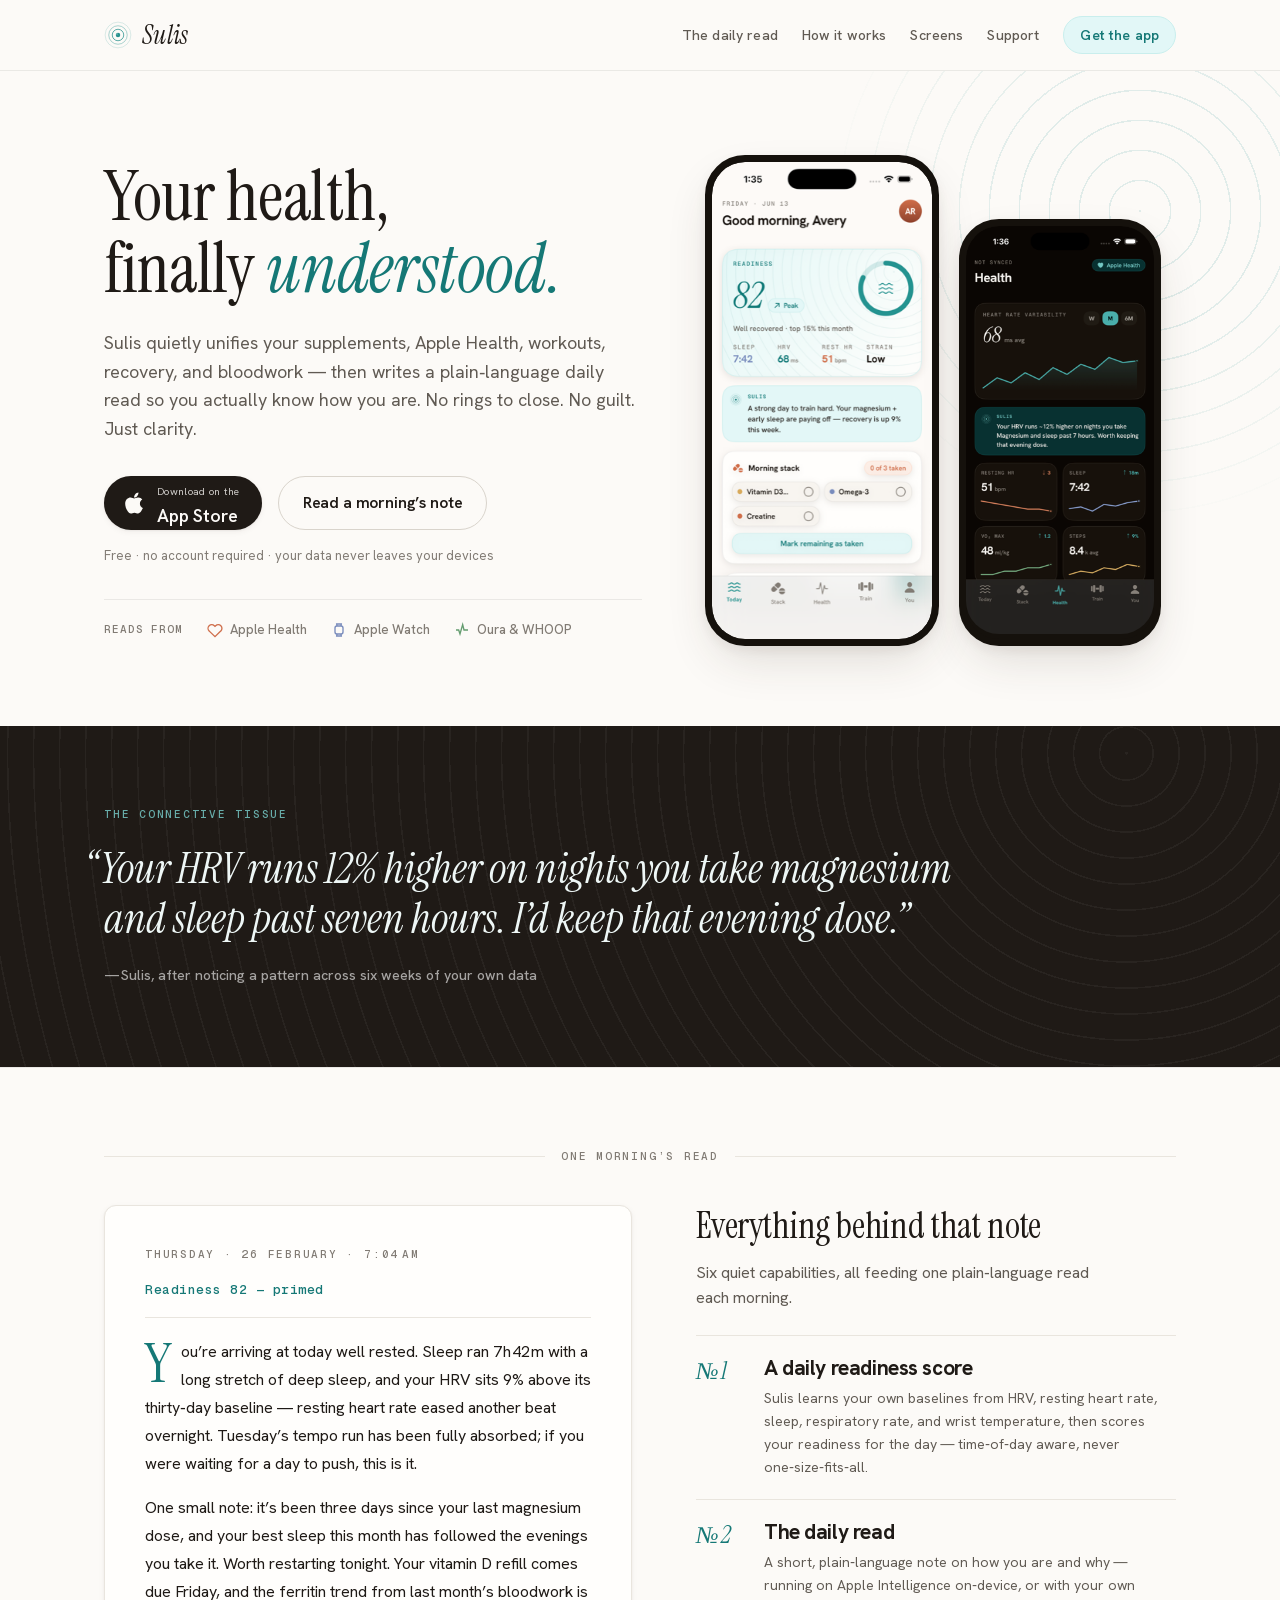
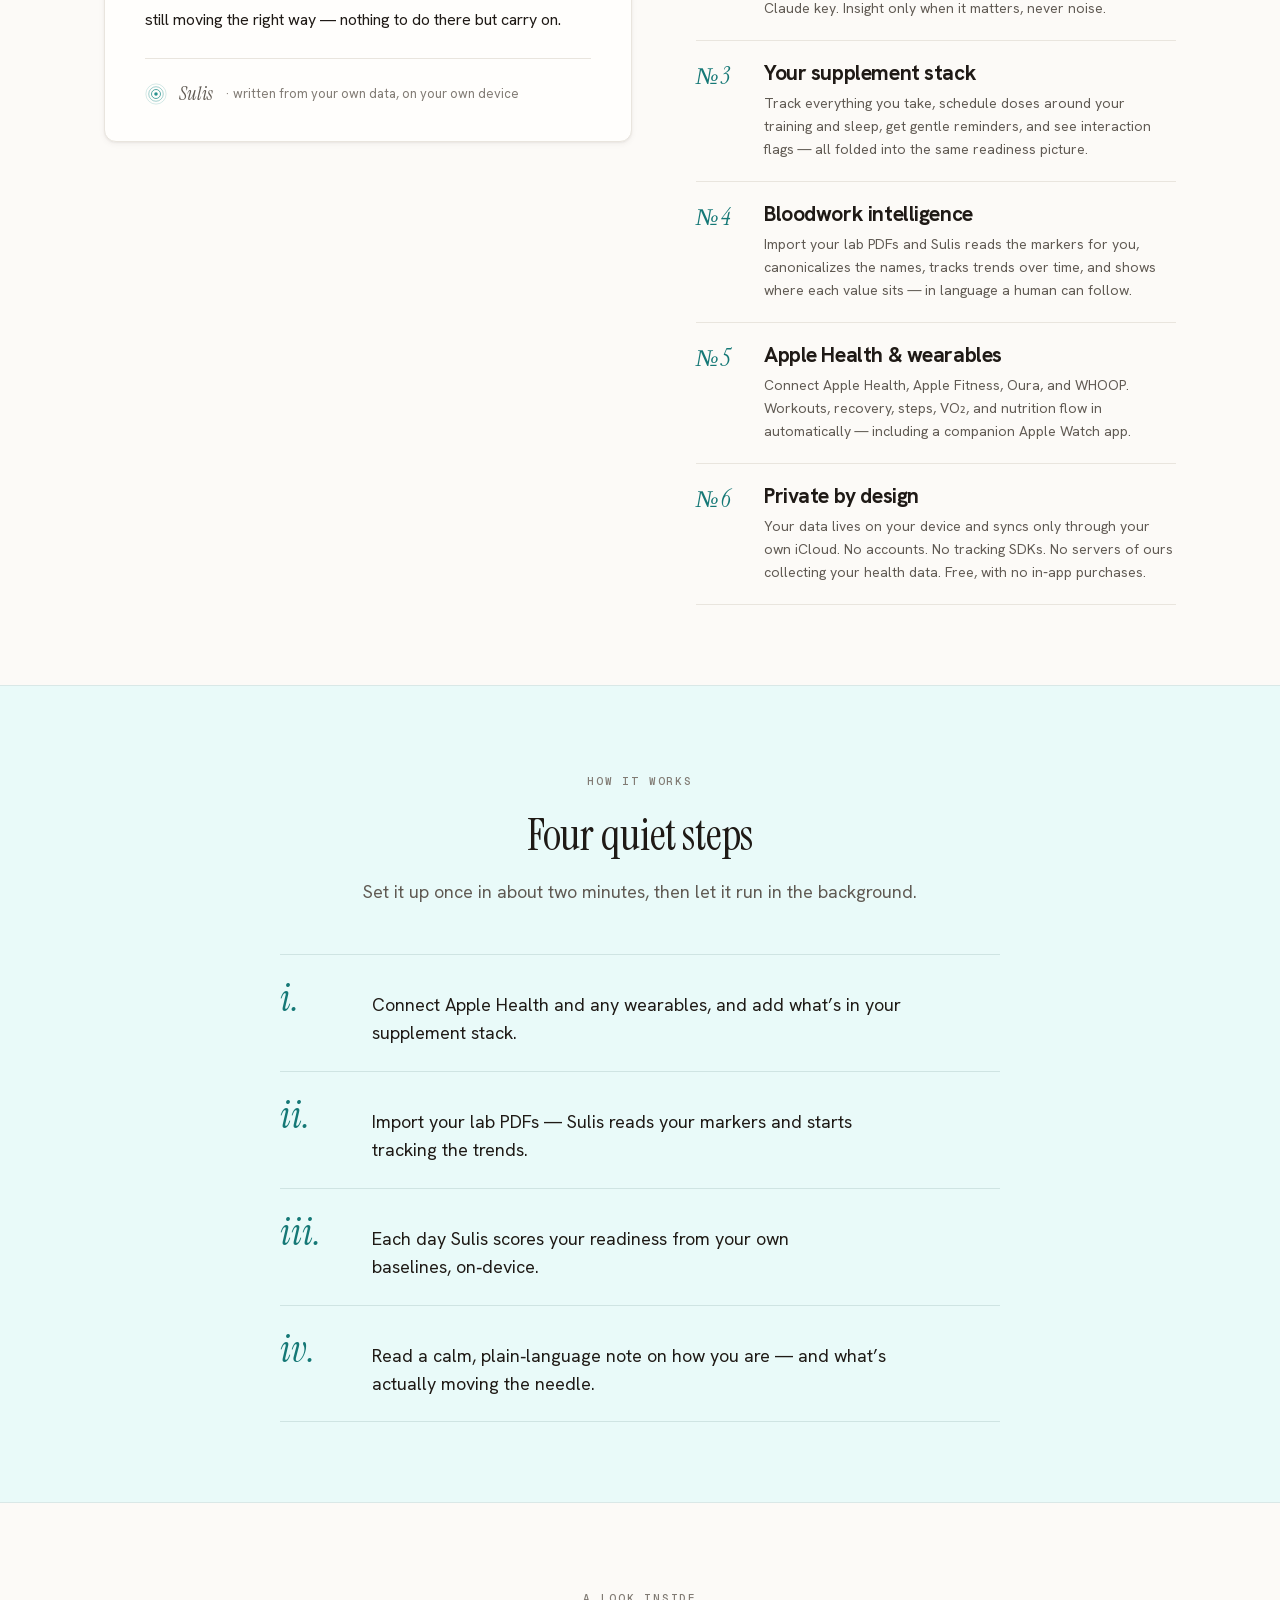
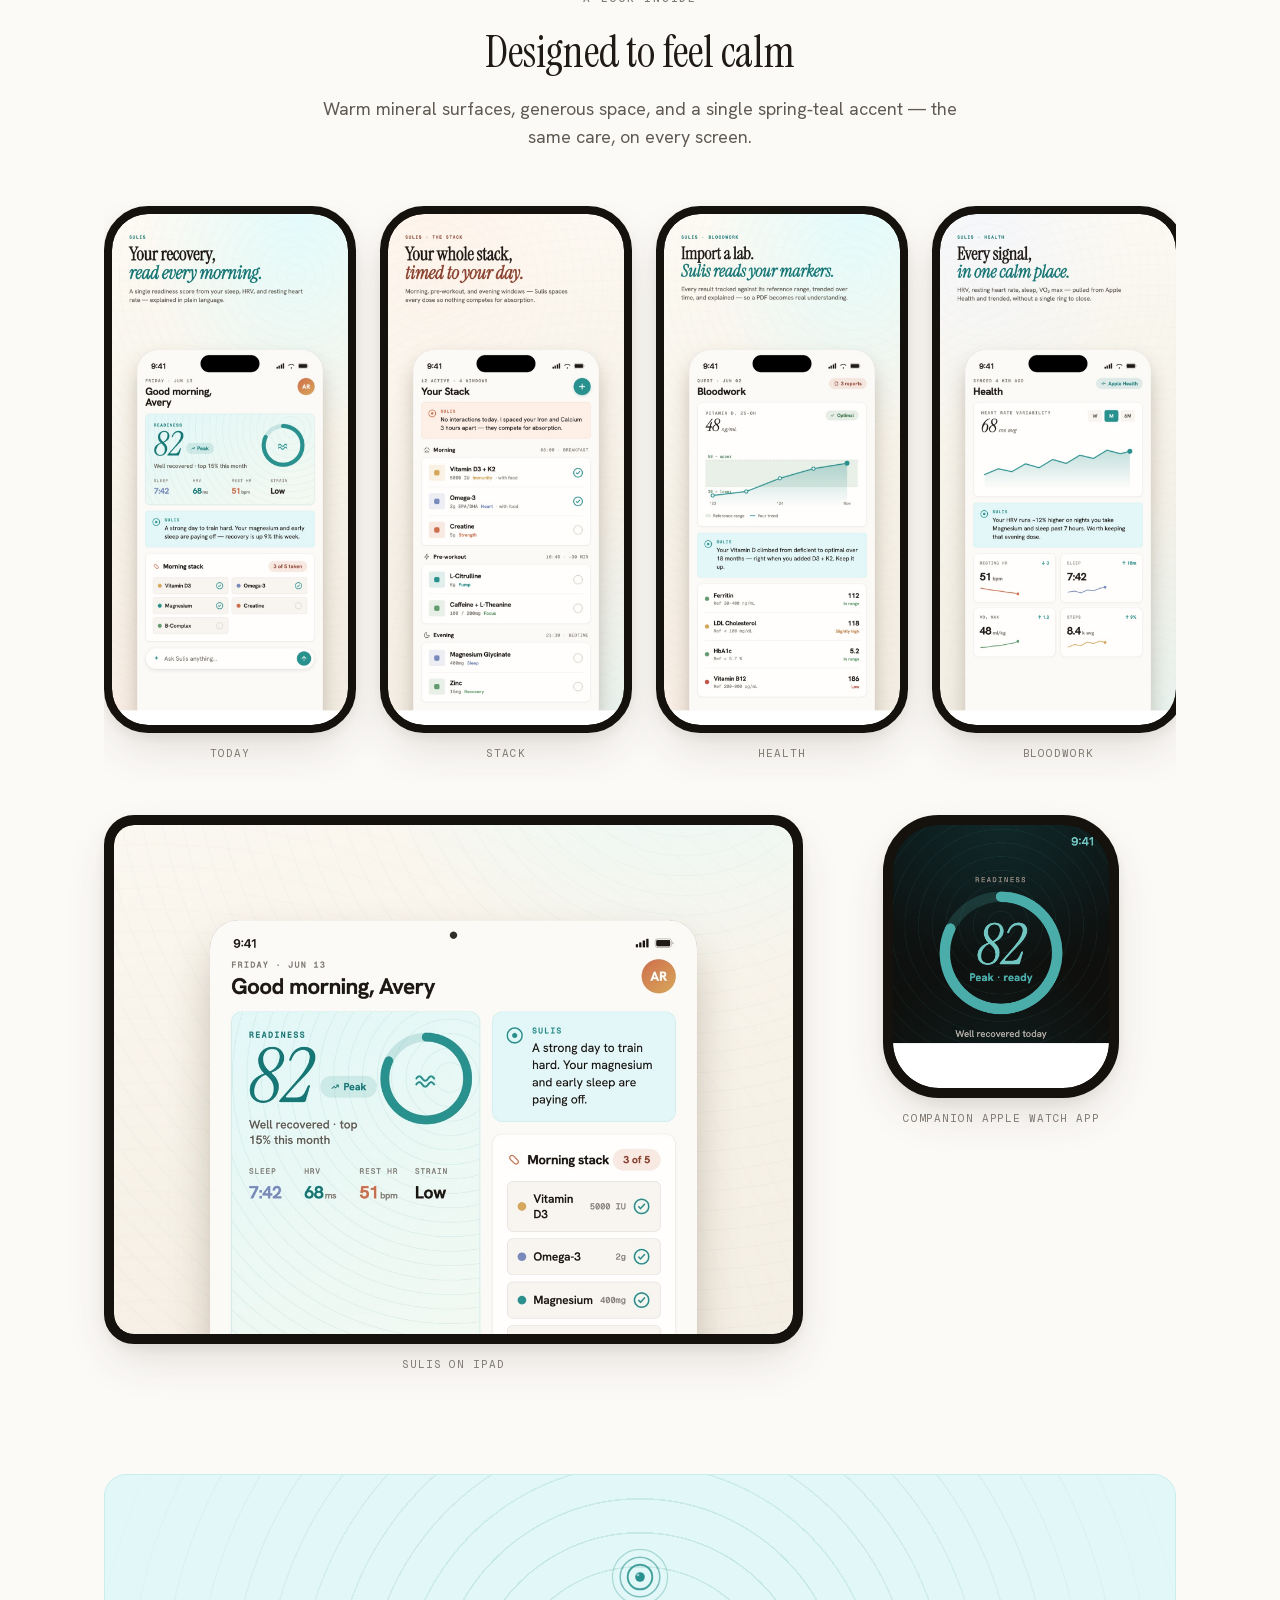
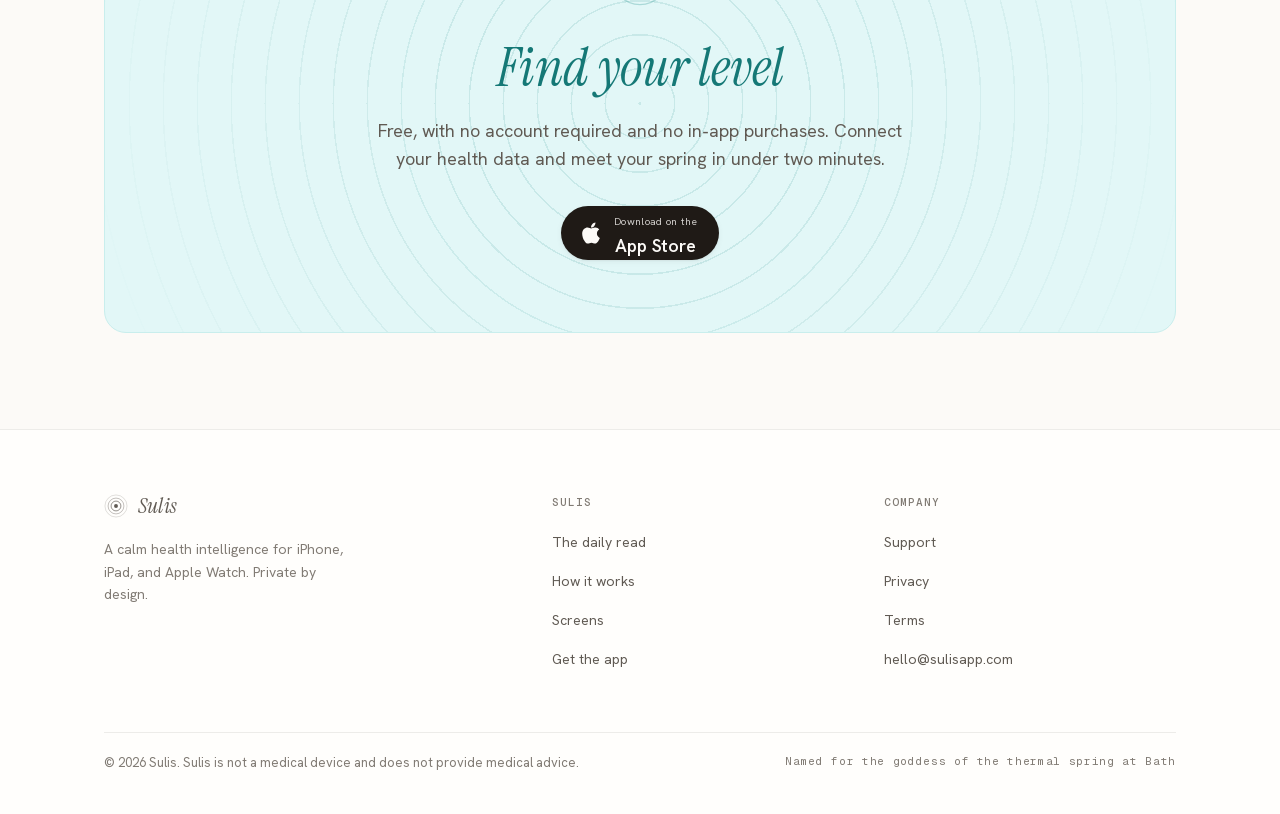
<file: index.html>
<!doctype html>
<html lang="en">
<head>
  <meta charset="utf-8" />
  <meta http-equiv="Content-Security-Policy" content="default-src 'none'; script-src 'self'; style-src 'self' 'unsafe-inline'; img-src 'self' data:; font-src 'self'; connect-src 'none'; base-uri 'none'; form-action 'none'; object-src 'none'; frame-src 'none'" />
  <meta name="referrer" content="no-referrer" />
  <meta name="viewport" content="width=device-width, initial-scale=1" />
  <title>Sulis — a calm health intelligence for iPhone</title>
  <meta name="description" content="Sulis unifies your supplements, Apple Health, workouts, recovery, and bloodwork, computes a daily readiness score from your own baselines, and writes a plain-language daily read. Private by design. Free, no account required." />
  <meta property="og:title" content="Sulis — a calm health intelligence" />
  <meta property="og:description" content="Supplements, sleep, training, recovery, and bloodwork — connected, and quietly explained. Private by design." />
  <meta property="og:type" content="website" />
  <meta property="og:url" content="https://sulisapp.com" />
  <meta name="theme-color" content="#0fceb8" />
  <link rel="icon" href="data:image/svg+xml,%3Csvg xmlns='http://www.w3.org/2000/svg' viewBox='0 0 100 100'%3E%3Ccircle cx='50' cy='50' r='46' fill='none' stroke='%2329928f' stroke-width='2' opacity='.3'/%3E%3Ccircle cx='50' cy='50' r='33' fill='none' stroke='%2329928f' stroke-width='2.6' opacity='.55'/%3E%3Ccircle cx='50' cy='50' r='20.5' fill='none' stroke='%2329928f' stroke-width='3.2' opacity='.85'/%3E%3Ccircle cx='50' cy='50' r='8' fill='%2329928f'/%3E%3C/svg%3E" />
  <link rel="stylesheet" href="./site.css" />
</head>
<body>
  <!-- nav / masthead -->
  <nav class="nav">
    <div class="nav-inner">
      <a class="brand" href="/">
        <svg class="mark" width="28" height="28" viewBox="0 0 100 100" aria-label="Sulis">
          <circle cx="50" cy="50" r="46" fill="none" stroke="var(--spring)" stroke-width="2" opacity=".30"/>
          <circle cx="50" cy="50" r="33" fill="none" stroke="var(--spring)" stroke-width="2.6" opacity=".55"/>
          <circle cx="50" cy="50" r="20.5" fill="none" stroke="var(--spring)" stroke-width="3.2" opacity=".85"/>
          <circle cx="50" cy="50" r="8" fill="var(--spring)"/>
          <circle cx="46.5" cy="46.5" r="2.4" fill="#fff" opacity=".5"/>
        </svg>
        <span class="word">Sulis</span>
      </a>
      <div class="nav-links">
        <a href="#read">The daily read</a>
        <a href="#how">How it works</a>
        <a href="#screens">Screens</a>
        <a href="support.html">Support</a>
        <a class="nav-get" href="#download">Get the app</a>
      </div>
    </div>
  </nav>

  <!-- hero — the cover -->
  <header class="hero">
    <div class="ripple" aria-hidden="true"></div>
    <div class="wrap hero-grid">
      <div>
        <h1>Your health, finally <em>understood.</em></h1>
        <p class="lede">Sulis quietly unifies your supplements, Apple Health, workouts, recovery, and bloodwork&thinsp;&mdash;&thinsp;then writes a plain&#8209;language daily read so you actually know how you are. No rings to close. No guilt. Just clarity.</p>
        <div class="hero-cta">
          <a class="store-badge" href="#" aria-label="Download on the App Store (coming soon)">
            <svg viewBox="0 0 384 512" fill="currentColor"><path d="M318.7 268.7c-.2-36.7 16.4-64.4 50-84.8-18.8-26.9-47.2-41.7-84.7-44.6-35.5-2.8-74.3 20.7-88.5 20.7-15 0-49.4-19.7-76.4-19.7C63.3 141.2 4 184.8 4 273.5q0 39.3 14.4 81.2c12.8 36.7 59 126.7 107.2 125.2 25.2-.6 43-17.9 75.8-17.9 31.8 0 48.3 17.9 76.4 17.9 48.6-.7 90.4-82.5 102.6-119.3-65.2-30.7-61.7-90-61.7-91.9zm-56.6-164.2c27.3-32.4 24.8-61.9 24-72.5-24.1 1.4-52 16.4-67.9 34.9-17.5 19.8-27.8 44.3-25.6 71.9 26.1 2 49.9-11.4 69.5-34.3z"/></svg>
            <span>
              <span class="sb-top">Download on the</span><br>
              <span class="sb-main">App Store</span>
            </span>
          </a>
          <a class="btn btn-ghost btn-lg" href="#read">Read a morning&rsquo;s note</a>
        </div>
        <p class="hero-note">Free &middot; no account required &middot; your data never leaves your devices</p>
        <div class="sources">
          <span class="src-label">Reads from</span>
          <span><svg viewBox="0 0 24 24" fill="none" stroke="currentColor" stroke-width="2" style="color:var(--clay)"><path d="M20.8 5.6a5.5 5.5 0 0 0-7.8 0L12 6.6l-1-1a5.5 5.5 0 1 0-7.8 7.8l1 1L12 22l7.8-7.6 1-1a5.5 5.5 0 0 0 0-7.8z"/></svg> Apple Health</span>
          <span><svg viewBox="0 0 24 24" fill="none" stroke="currentColor" stroke-width="2" style="color:var(--dusk)"><rect x="6" y="6" width="12" height="12" rx="3"/><path d="M9 6 8.5 3h7L15 6M9 18l-.5 3h7l-.5-3"/></svg> Apple Watch</span>
          <span><svg viewBox="0 0 24 24" fill="none" stroke="currentColor" stroke-width="2" style="color:var(--moss)"><path d="M3 12h4l2 6 4-14 2 8h6"/></svg> Oura &amp; WHOOP</span>
        </div>
      </div>
      <div class="phones">
        <div class="phone"><img src="./assets/today.png" alt="Sulis Today screen showing the daily readiness score and daily read" /></div>
        <div class="phone phone-2"><img src="./assets/health-dark.png" alt="Sulis Health screen showing HRV, resting heart rate and sleep trends" /></div>
      </div>
    </div>
  </header>

  <!-- pull quote — the connective tissue -->
  <section class="band-dark">
    <div class="tex" aria-hidden="true"></div>
    <div class="wrap inner">
      <span class="dateline">The connective tissue</span>
      <p class="quote">&ldquo;Your HRV runs 12% higher on nights you take magnesium and sleep past seven hours. I&rsquo;d keep that evening dose.&rdquo;</p>
      <p class="by">&mdash;&#8202;Sulis, after noticing a pattern across six weeks of your own data</p>
    </div>
  </section>

  <!-- the morning read — features as an annotated letter -->
  <section class="section briefing" id="read">
    <div class="wrap">
      <div class="rule-head"><span class="dateline">One morning&rsquo;s read</span></div>
      <div class="briefing-grid">

        <!-- the letter -->
        <article class="letter" aria-label="A sample daily read from Sulis">
          <div class="letter-head">
            <span class="dateline">Thursday &middot; 26 February &middot; 7:04&hairsp;am</span>
            <span class="score">Readiness 82 &mdash; primed</span>
          </div>
          <p class="opener">You&rsquo;re arriving at today well rested. Sleep ran 7&hairsp;h&hairsp;42&hairsp;m with a long stretch of deep sleep, and your HRV sits 9% above its thirty&#8209;day baseline&thinsp;&mdash;&thinsp;resting heart rate eased another beat overnight. Tuesday&rsquo;s tempo run has been fully absorbed; if you were waiting for a day to push, this is it.</p>
          <p>One small note: it&rsquo;s been three days since your last magnesium dose, and your best sleep this month has followed the evenings you take it. Worth restarting tonight. Your vitamin&nbsp;D refill comes due Friday, and the ferritin trend from last month&rsquo;s bloodwork is still moving the right way&thinsp;&mdash;&thinsp;nothing to do there but carry on.</p>
          <div class="letter-sig">
            <svg width="22" height="22" viewBox="0 0 100 100" aria-hidden="true">
              <circle cx="50" cy="50" r="46" fill="none" stroke="var(--spring)" stroke-width="3" opacity=".30"/>
              <circle cx="50" cy="50" r="33" fill="none" stroke="var(--spring)" stroke-width="3.6" opacity=".55"/>
              <circle cx="50" cy="50" r="20.5" fill="none" stroke="var(--spring)" stroke-width="4.2" opacity=".85"/>
              <circle cx="50" cy="50" r="8" fill="var(--spring)"/>
            </svg>
            <span class="word">Sulis</span>
            <span>&middot; written from your own data, on your own device</span>
          </div>
        </article>

        <!-- the ruled index -->
        <div>
          <h2 class="index-title">Everything behind that note</h2>
          <p class="index-intro">Six quiet capabilities, all feeding one plain&#8209;language read each morning.</p>
          <ul class="index">
            <li>
              <div class="entry">
                <span class="no">&#8470;&hairsp;1</span>
                <div>
                  <h3>A daily readiness score</h3>
                  <p>Sulis learns your own baselines from HRV, resting heart rate, sleep, respiratory rate, and wrist temperature, then scores your readiness for the day&thinsp;&mdash;&thinsp;time&#8209;of&#8209;day aware, never one&#8209;size&#8209;fits&#8209;all.</p>
                </div>
              </div>
            </li>
            <li>
              <div class="entry">
                <span class="no">&#8470;&hairsp;2</span>
                <div>
                  <h3>The daily read</h3>
                  <p>A short, plain&#8209;language note on how you are and why&thinsp;&mdash;&thinsp;running on Apple Intelligence on&#8209;device, or with your own Claude key. Insight only when it matters, never noise.</p>
                </div>
              </div>
            </li>
            <li>
              <div class="entry">
                <span class="no">&#8470;&hairsp;3</span>
                <div>
                  <h3>Your supplement stack</h3>
                  <p>Track everything you take, schedule doses around your training and sleep, get gentle reminders, and see interaction flags&thinsp;&mdash;&thinsp;all folded into the same readiness picture.</p>
                </div>
              </div>
            </li>
            <li>
              <div class="entry">
                <span class="no">&#8470;&hairsp;4</span>
                <div>
                  <h3>Bloodwork intelligence</h3>
                  <p>Import your lab PDFs and Sulis reads the markers for you, canonicalizes the names, tracks trends over time, and shows where each value sits&thinsp;&mdash;&thinsp;in language a human can follow.</p>
                </div>
              </div>
            </li>
            <li>
              <div class="entry">
                <span class="no">&#8470;&hairsp;5</span>
                <div>
                  <h3>Apple Health &amp; wearables</h3>
                  <p>Connect Apple Health, Apple Fitness, Oura, and WHOOP. Workouts, recovery, steps, VO&#8322;, and nutrition flow in automatically&thinsp;&mdash;&thinsp;including a companion Apple Watch app.</p>
                </div>
              </div>
            </li>
            <li>
              <div class="entry">
                <span class="no">&#8470;&hairsp;6</span>
                <div>
                  <h3>Private by design</h3>
                  <p>Your data lives on your device and syncs only through your own iCloud. No accounts. No tracking SDKs. No servers of ours collecting your health data. Free, with no in&#8209;app purchases.</p>
                </div>
              </div>
            </li>
          </ul>
        </div>

      </div>
    </div>
  </section>

  <!-- how it works — four ruled steps -->
  <section class="section steps-band" id="how">
    <div class="wrap">
      <div class="section-head">
        <span class="dateline">How it works</span>
        <h2>Four quiet steps</h2>
        <p>Set it up once in about two minutes, then let it run in the background.</p>
      </div>
      <ol class="steps">
        <li>
          <span class="sn">i.</span>
          <span class="sl">Connect Apple Health and any wearables, and add what&rsquo;s in your supplement stack.</span>
        </li>
        <li>
          <span class="sn">ii.</span>
          <span class="sl">Import your lab PDFs&thinsp;&mdash;&thinsp;Sulis reads your markers and starts tracking the trends.</span>
        </li>
        <li>
          <span class="sn">iii.</span>
          <span class="sl">Each day Sulis scores your readiness from your own baselines, on&#8209;device.</span>
        </li>
        <li>
          <span class="sn">iv.</span>
          <span class="sl">Read a calm, plain&#8209;language note on how you are&thinsp;&mdash;&thinsp;and what&rsquo;s actually moving the needle.</span>
        </li>
      </ol>
    </div>
  </section>

  <!-- screens -->
  <section class="section" id="screens">
    <div class="wrap">
      <div class="section-head">
        <span class="dateline">A look inside</span>
        <h2>Designed to feel calm</h2>
        <p>Warm mineral surfaces, generous space, and a single spring&#8209;teal accent&thinsp;&mdash;&thinsp;the same care, on every screen.</p>
      </div>
      <div class="shots">
        <div class="shot">
          <div class="frame"><img loading="lazy" decoding="async" src="./assets/screenshots/iphone-1.jpg" alt="Sulis Today — daily readiness and the daily read" /></div>
          <div class="shot-cap">Today</div>
        </div>
        <div class="shot">
          <div class="frame"><img loading="lazy" decoding="async" src="./assets/screenshots/iphone-2.jpg" alt="Sulis Stack — your supplements and dose schedule" /></div>
          <div class="shot-cap">Stack</div>
        </div>
        <div class="shot">
          <div class="frame"><img loading="lazy" decoding="async" src="./assets/screenshots/iphone-3.jpg" alt="Sulis Health — HRV, resting heart rate, and sleep trends" /></div>
          <div class="shot-cap">Health</div>
        </div>
        <div class="shot">
          <div class="frame"><img loading="lazy" decoding="async" src="./assets/screenshots/iphone-4.jpg" alt="Sulis bloodwork — markers and trends read from your lab PDFs" /></div>
          <div class="shot-cap">Bloodwork</div>
        </div>
        <div class="shot">
          <div class="frame"><img loading="lazy" decoding="async" src="./assets/screenshots/iphone-5.jpg" alt="Sulis Train — workouts and recovery" /></div>
          <div class="shot-cap">Train</div>
        </div>
      </div>
      <div class="shots-secondary">
        <div>
          <div class="frame-ipad"><img loading="lazy" decoding="async" src="./assets/screenshots/ipad-1.jpg" alt="Sulis on iPad — the full health picture on a larger canvas" /></div>
          <div class="shot-cap">Sulis on iPad</div>
        </div>
        <div>
          <div class="frame-watch"><img loading="lazy" decoding="async" src="./assets/screenshots/watch-1.png" alt="Sulis on Apple Watch — readiness at a glance" /></div>
          <div class="shot-cap">Companion Apple Watch app</div>
        </div>
      </div>
    </div>
  </section>

  <!-- closing CTA -->
  <section class="cta" id="download">
    <div class="wrap">
      <div class="cta-card">
        <div class="tex" aria-hidden="true"></div>
        <div class="inner">
          <svg class="mark" width="60" height="60" viewBox="0 0 100 100" aria-label="Sulis" style="margin:0 auto 22px">
            <circle cx="50" cy="50" r="46" fill="none" stroke="var(--spring)" stroke-width="2" opacity=".30"/>
            <circle cx="50" cy="50" r="33" fill="none" stroke="var(--spring)" stroke-width="2.6" opacity=".55"/>
            <circle cx="50" cy="50" r="20.5" fill="none" stroke="var(--spring)" stroke-width="3.2" opacity=".85"/>
            <circle cx="50" cy="50" r="8" fill="var(--spring)"/>
            <circle cx="46.5" cy="46.5" r="2.4" fill="#fff" opacity=".5"/>
          </svg>
          <h2>Find your level</h2>
          <p>Free, with no account required and no in&#8209;app purchases. Connect your health data and meet your spring in under two minutes.</p>
          <div class="badge-row">
            <a class="store-badge" href="#" aria-label="Download on the App Store (coming soon)">
              <svg viewBox="0 0 384 512" fill="currentColor"><path d="M318.7 268.7c-.2-36.7 16.4-64.4 50-84.8-18.8-26.9-47.2-41.7-84.7-44.6-35.5-2.8-74.3 20.7-88.5 20.7-15 0-49.4-19.7-76.4-19.7C63.3 141.2 4 184.8 4 273.5q0 39.3 14.4 81.2c12.8 36.7 59 126.7 107.2 125.2 25.2-.6 43-17.9 75.8-17.9 31.8 0 48.3 17.9 76.4 17.9 48.6-.7 90.4-82.5 102.6-119.3-65.2-30.7-61.7-90-61.7-91.9zm-56.6-164.2c27.3-32.4 24.8-61.9 24-72.5-24.1 1.4-52 16.4-67.9 34.9-17.5 19.8-27.8 44.3-25.6 71.9 26.1 2 49.9-11.4 69.5-34.3z"/></svg>
              <span>
                <span class="sb-top">Download on the</span><br>
                <span class="sb-main">App Store</span>
              </span>
            </a>
          </div>
        </div>
      </div>
    </div>
  </section>

  <!-- footer — the colophon -->
  <footer class="foot">
    <div class="wrap">
      <div class="foot-grid">
        <div>
          <a class="brand" href="/">
            <svg class="mark" width="24" height="24" viewBox="0 0 100 100" aria-label="Sulis">
              <circle cx="50" cy="50" r="46" fill="none" stroke="var(--text-2)" stroke-width="2" opacity=".4"/>
              <circle cx="50" cy="50" r="33" fill="none" stroke="var(--text-2)" stroke-width="2.6" opacity=".6"/>
              <circle cx="50" cy="50" r="20.5" fill="none" stroke="var(--text-2)" stroke-width="3.2" opacity=".85"/>
              <circle cx="50" cy="50" r="8" fill="var(--text-2)"/>
            </svg>
            <span class="word">Sulis</span>
          </a>
          <p class="foot-col-tag">A calm health intelligence for iPhone, iPad, and Apple Watch. Private by design.</p>
        </div>
        <div>
          <h4>Sulis</h4>
          <ul class="foot-list">
            <li><a href="#read">The daily read</a></li>
            <li><a href="#how">How it works</a></li>
            <li><a href="#screens">Screens</a></li>
            <li><a href="#download">Get the app</a></li>
          </ul>
        </div>
        <div>
          <h4>Company</h4>
          <ul class="foot-list">
            <li><a href="support.html">Support</a></li>
            <li><a href="privacy.html">Privacy</a></li>
            <li><a href="terms.html">Terms</a></li>
            <li><a href="mailto:hello@sulisapp.com">hello@sulisapp.com</a></li>
          </ul>
        </div>
      </div>
      <div class="foot-base">
        <span>&copy; 2026 Sulis. Sulis is not a medical device and does not provide medical advice.</span>
        <span class="colophon">Named for the goddess of the thermal spring at Bath</span>
      </div>
    </div>
  </footer>
</body>
</html>
</file>
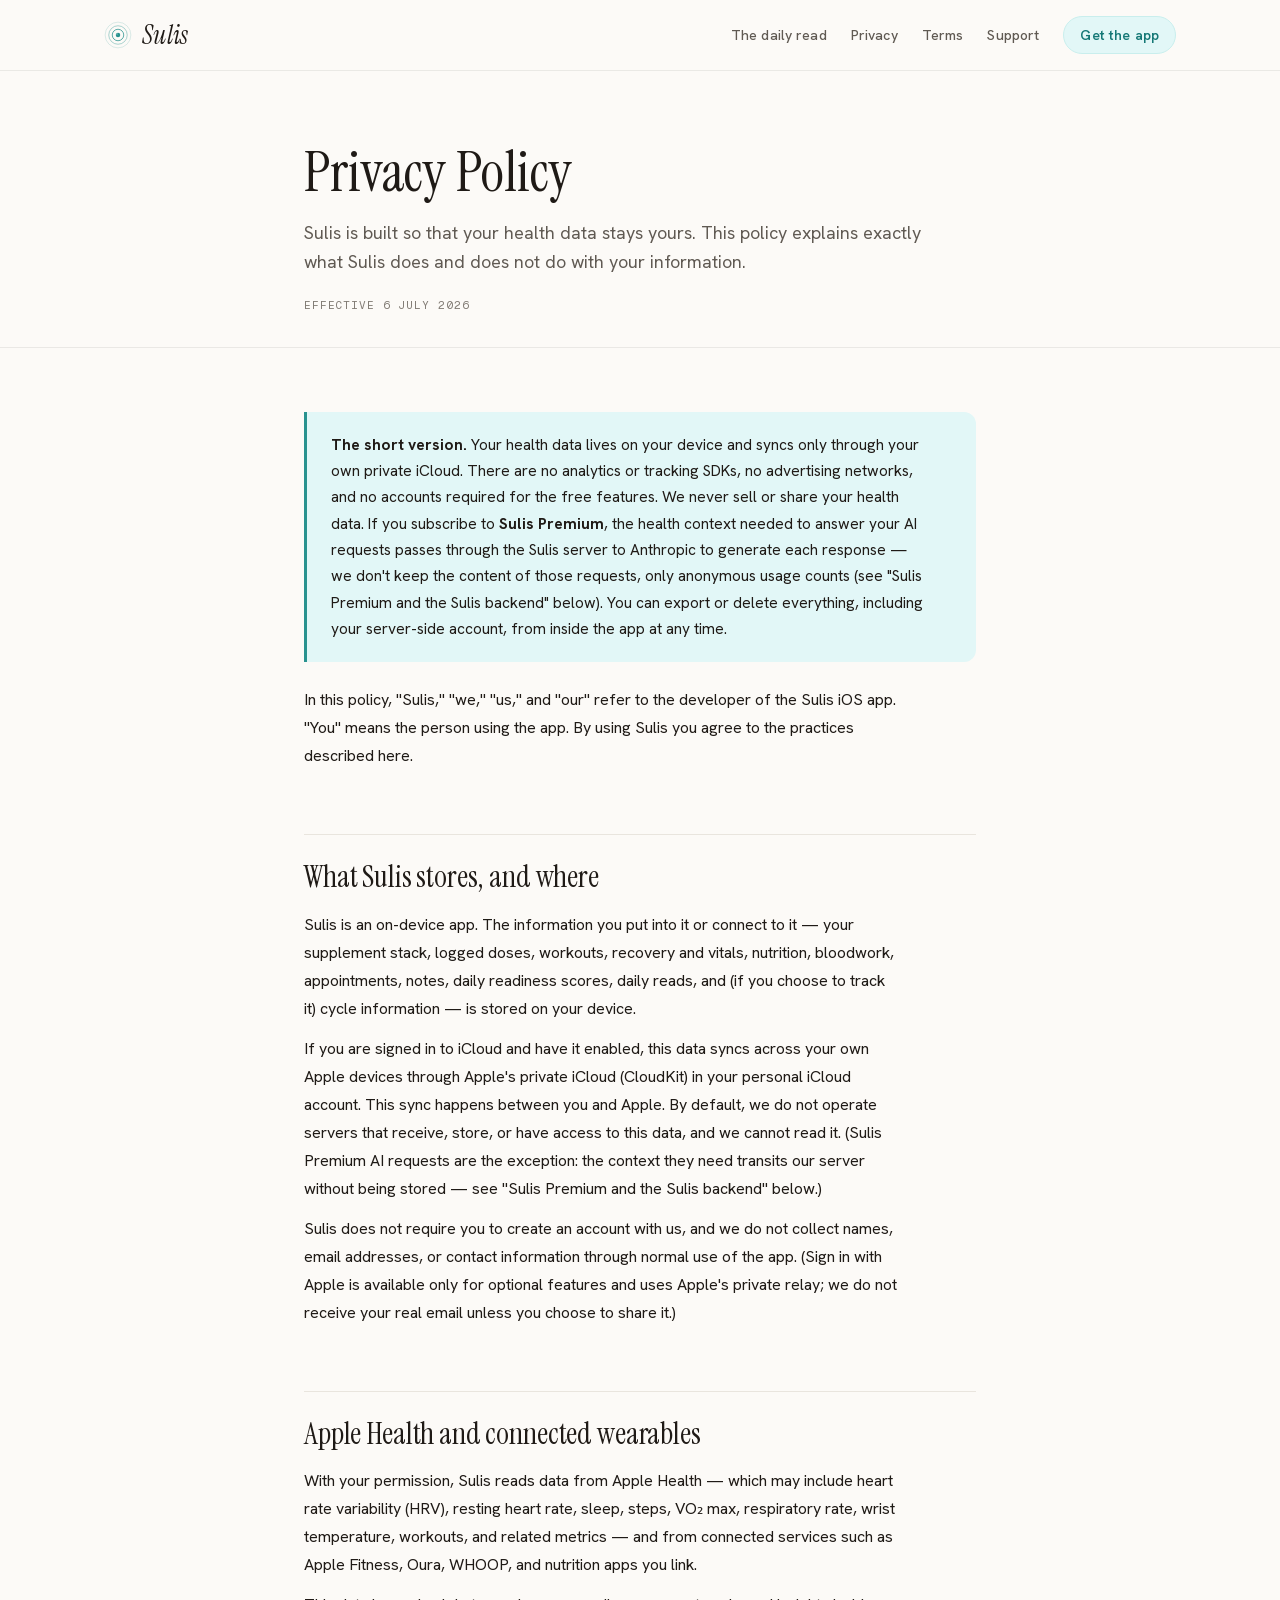
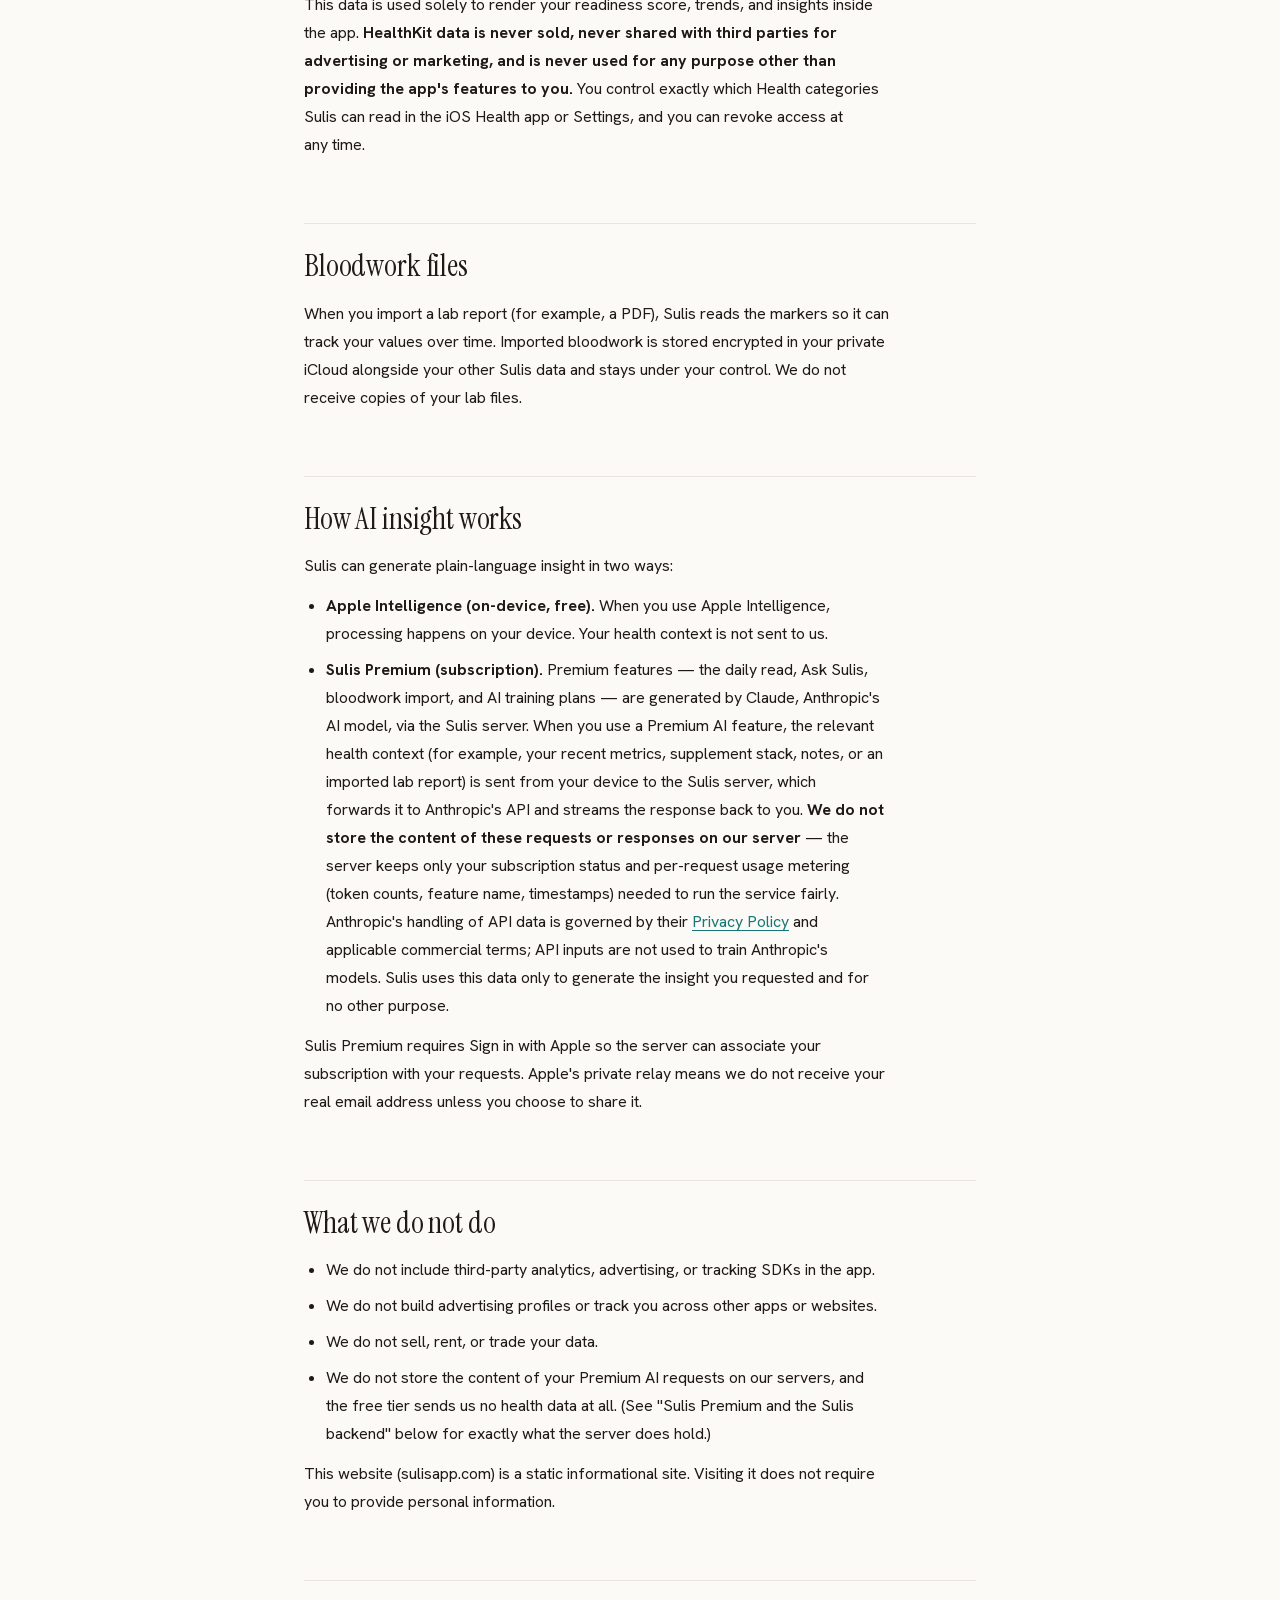
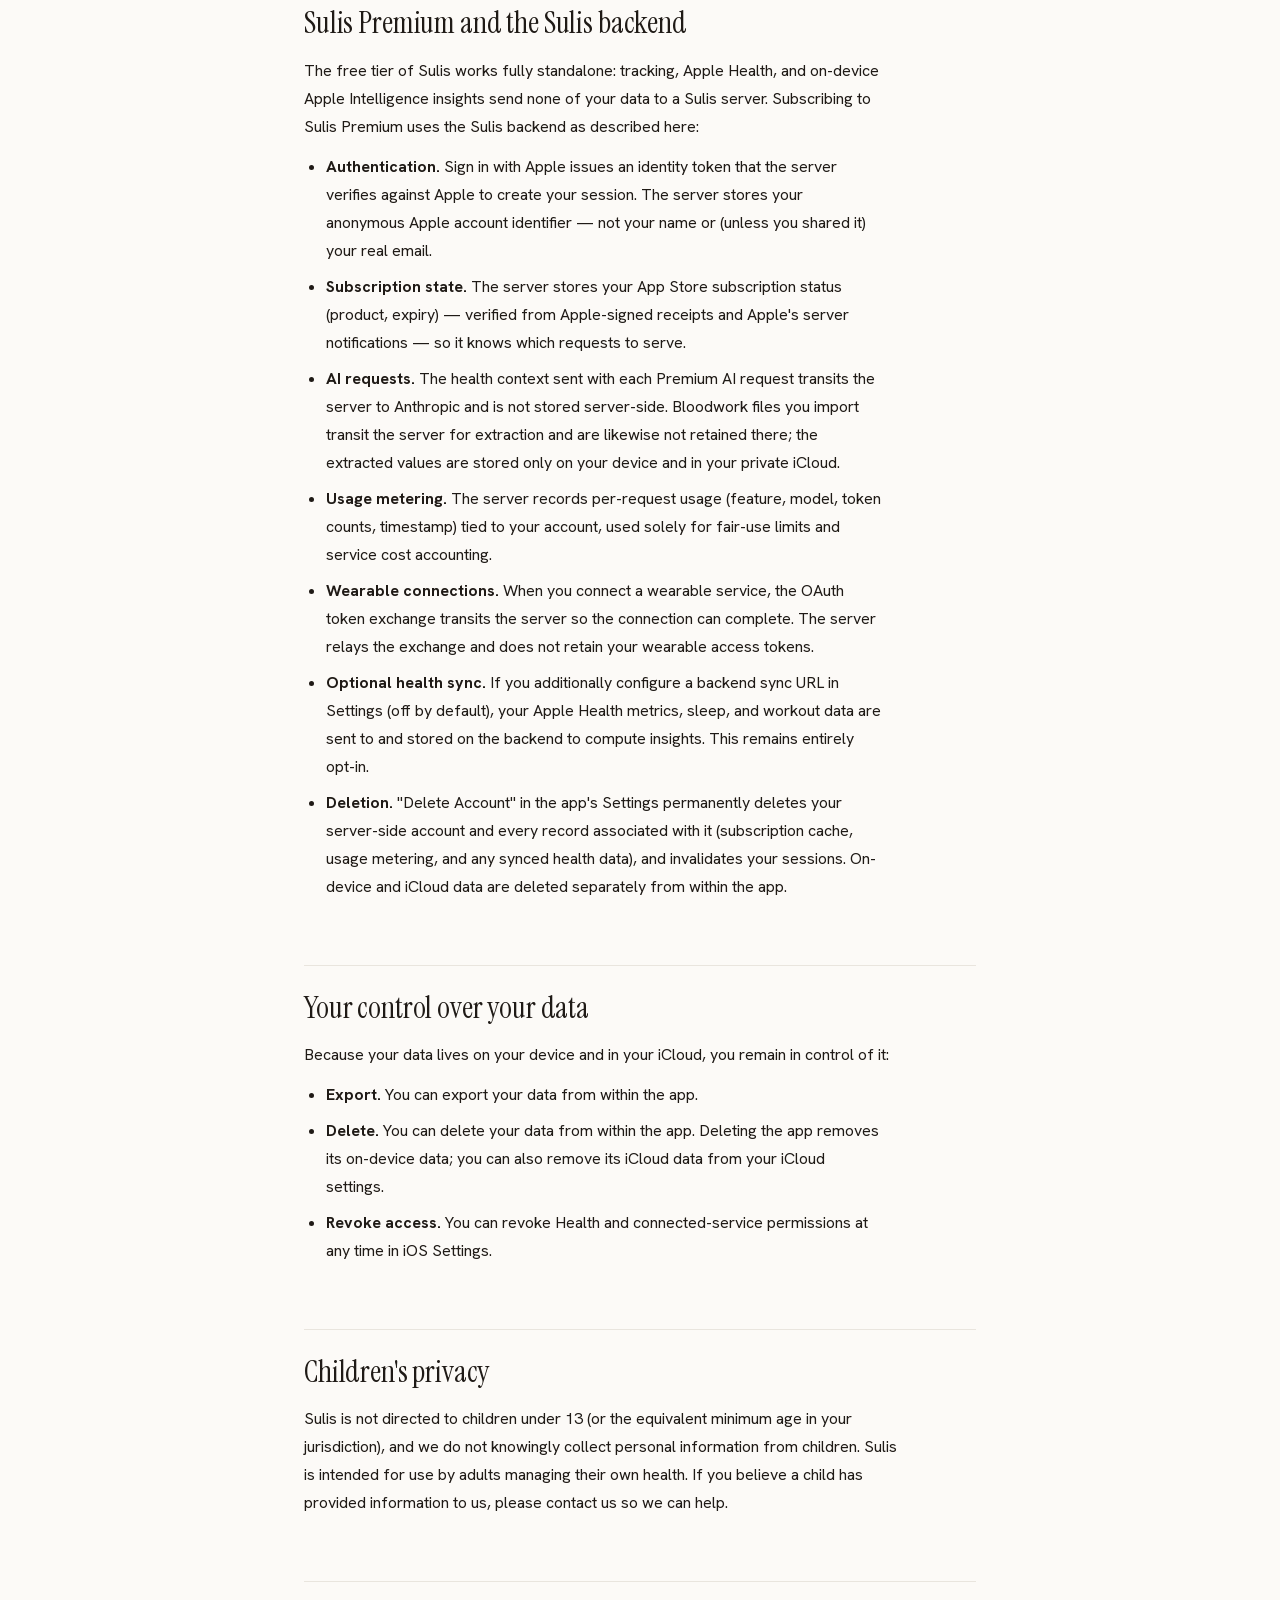
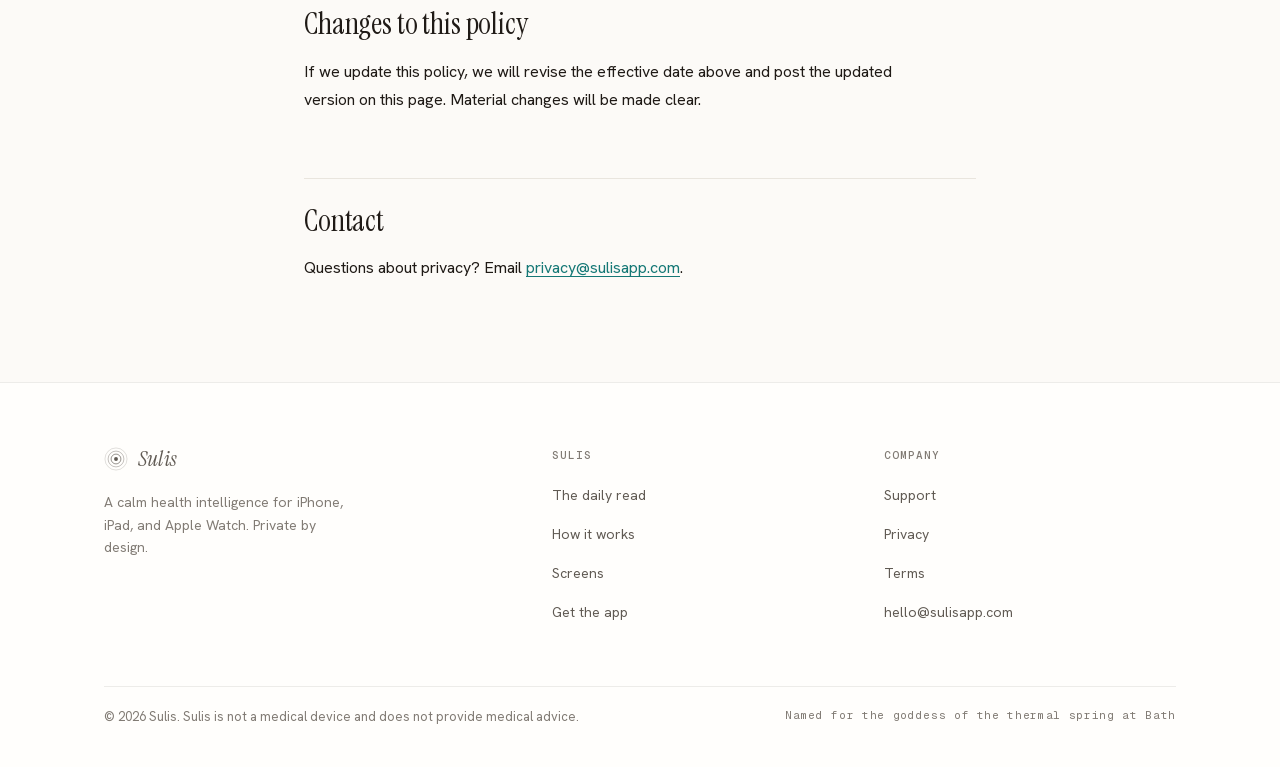
<file: privacy.html>
<!doctype html>
<html lang="en">
<head>
  <meta charset="utf-8" />
  <meta http-equiv="Content-Security-Policy" content="default-src 'none'; script-src 'self'; style-src 'self' 'unsafe-inline'; img-src 'self' data:; font-src 'self'; connect-src 'none'; base-uri 'none'; form-action 'none'; object-src 'none'; frame-src 'none'" />
  <meta name="referrer" content="no-referrer" />
  <meta name="viewport" content="width=device-width, initial-scale=1" />
  <title>Privacy Policy — Sulis</title>
  <meta name="description" content="How Sulis handles your data: health data stays on your device and in your private iCloud, with no analytics or tracking SDKs and nothing sold or shared." />
  <meta name="theme-color" content="#0fceb8" />
  <link rel="icon" href="data:image/svg+xml,%3Csvg xmlns='http://www.w3.org/2000/svg' viewBox='0 0 100 100'%3E%3Ccircle cx='50' cy='50' r='46' fill='none' stroke='%2329928f' stroke-width='2' opacity='.3'/%3E%3Ccircle cx='50' cy='50' r='33' fill='none' stroke='%2329928f' stroke-width='2.6' opacity='.55'/%3E%3Ccircle cx='50' cy='50' r='20.5' fill='none' stroke='%2329928f' stroke-width='3.2' opacity='.85'/%3E%3Ccircle cx='50' cy='50' r='8' fill='%2329928f'/%3E%3C/svg%3E" />
  <link rel="stylesheet" href="./site.css" />
</head>
<body>
  <nav class="nav">
    <div class="nav-inner">
      <a class="brand" href="/">
        <svg class="mark" width="28" height="28" viewBox="0 0 100 100" aria-label="Sulis">
          <circle cx="50" cy="50" r="46" fill="none" stroke="var(--spring)" stroke-width="2" opacity=".30"/>
          <circle cx="50" cy="50" r="33" fill="none" stroke="var(--spring)" stroke-width="2.6" opacity=".55"/>
          <circle cx="50" cy="50" r="20.5" fill="none" stroke="var(--spring)" stroke-width="3.2" opacity=".85"/>
          <circle cx="50" cy="50" r="8" fill="var(--spring)"/>
          <circle cx="46.5" cy="46.5" r="2.4" fill="#fff" opacity=".5"/>
        </svg>
        <span class="word">Sulis</span>
      </a>
      <div class="nav-links">
        <a href="index.html#read">The daily read</a>
        <a href="privacy.html">Privacy</a>
        <a href="terms.html">Terms</a>
        <a href="support.html">Support</a>
        <a class="nav-get" href="index.html#download">Get the app</a>
      </div>
    </div>
  </nav>

  <header class="page-hero">
    <div class="wrap-narrow">
      <h1>Privacy Policy</h1>
      <p class="lede">Sulis is built so that your health data stays yours. This policy explains exactly what Sulis does and does not do with your information.</p>
      <p class="meta">Effective 6 July 2026</p>
    </div>
  </header>

  <main class="doc">
    <div class="wrap-narrow">
      <div class="callout">
        <p><strong>The short version.</strong> Your health data lives on your device and syncs only through your own private iCloud. There are no analytics or tracking SDKs, no advertising networks, and no accounts required for the free features. We never sell or share your health data. If you subscribe to <strong>Sulis Premium</strong>, the health context needed to answer your AI requests passes through the Sulis server to Anthropic to generate each response — we don't keep the content of those requests, only anonymous usage counts (see "Sulis Premium and the Sulis backend" below). You can export or delete everything, including your server-side account, from inside the app at any time.</p>
      </div>

      <p>In this policy, "Sulis," "we," "us," and "our" refer to the developer of the Sulis iOS app. "You" means the person using the app. By using Sulis you agree to the practices described here.</p>

      <h2>What Sulis stores, and where</h2>
      <p>Sulis is an on-device app. The information you put into it or connect to it — your supplement stack, logged doses, workouts, recovery and vitals, nutrition, bloodwork, appointments, notes, daily readiness scores, daily reads, and (if you choose to track it) cycle information — is stored on your device.</p>
      <p>If you are signed in to iCloud and have it enabled, this data syncs across your own Apple devices through Apple's private iCloud (CloudKit) in your personal iCloud account. This sync happens between you and Apple. By default, we do not operate servers that receive, store, or have access to this data, and we cannot read it. (Sulis Premium AI requests are the exception: the context they need transits our server without being stored — see "Sulis Premium and the Sulis backend" below.)</p>
      <p>Sulis does not require you to create an account with us, and we do not collect names, email addresses, or contact information through normal use of the app. (Sign in with Apple is available only for optional features and uses Apple's private relay; we do not receive your real email unless you choose to share it.)</p>

      <h2>Apple Health and connected wearables</h2>
      <p>With your permission, Sulis reads data from Apple Health — which may include heart rate variability (HRV), resting heart rate, sleep, steps, VO₂ max, respiratory rate, wrist temperature, workouts, and related metrics — and from connected services such as Apple Fitness, Oura, WHOOP, and nutrition apps you link.</p>
      <p>This data is used solely to render your readiness score, trends, and insights inside the app. <strong>HealthKit data is never sold, never shared with third parties for advertising or marketing, and is never used for any purpose other than providing the app's features to you.</strong> You control exactly which Health categories Sulis can read in the iOS Health app or Settings, and you can revoke access at any time.</p>

      <h2>Bloodwork files</h2>
      <p>When you import a lab report (for example, a PDF), Sulis reads the markers so it can track your values over time. Imported bloodwork is stored encrypted in your private iCloud alongside your other Sulis data and stays under your control. We do not receive copies of your lab files.</p>

      <h2>How AI insight works</h2>
      <p>Sulis can generate plain-language insight in two ways:</p>
      <ul>
        <li><strong>Apple Intelligence (on-device, free).</strong> When you use Apple Intelligence, processing happens on your device. Your health context is not sent to us.</li>
        <li><strong>Sulis Premium (subscription).</strong> Premium features — the daily read, Ask Sulis, bloodwork import, and AI training plans — are generated by Claude, Anthropic's AI model, via the Sulis server. When you use a Premium AI feature, the relevant health context (for example, your recent metrics, supplement stack, notes, or an imported lab report) is sent from your device to the Sulis server, which forwards it to Anthropic's API and streams the response back to you. <strong>We do not store the content of these requests or responses on our server</strong> — the server keeps only your subscription status and per-request usage metering (token counts, feature name, timestamps) needed to run the service fairly. Anthropic's handling of API data is governed by their <a href="https://www.anthropic.com/legal/privacy" rel="noopener" target="_blank">Privacy Policy</a> and applicable commercial terms; API inputs are not used to train Anthropic's models. Sulis uses this data only to generate the insight you requested and for no other purpose.</li>
      </ul>
      <p>Sulis Premium requires Sign in with Apple so the server can associate your subscription with your requests. Apple's private relay means we do not receive your real email address unless you choose to share it.</p>

      <h2>What we do not do</h2>
      <ul>
        <li>We do not include third-party analytics, advertising, or tracking SDKs in the app.</li>
        <li>We do not build advertising profiles or track you across other apps or websites.</li>
        <li>We do not sell, rent, or trade your data.</li>
        <li>We do not store the content of your Premium AI requests on our servers, and the free tier sends us no health data at all. (See "Sulis Premium and the Sulis backend" below for exactly what the server does hold.)</li>
      </ul>
      <p>This website (sulisapp.com) is a static informational site. Visiting it does not require you to provide personal information.</p>

      <h2>Sulis Premium and the Sulis backend</h2>
      <p>The free tier of Sulis works fully standalone: tracking, Apple Health, and on-device Apple Intelligence insights send none of your data to a Sulis server. Subscribing to Sulis Premium uses the Sulis backend as described here:</p>
      <ul>
        <li><strong>Authentication.</strong> Sign in with Apple issues an identity token that the server verifies against Apple to create your session. The server stores your anonymous Apple account identifier — not your name or (unless you shared it) your real email.</li>
        <li><strong>Subscription state.</strong> The server stores your App Store subscription status (product, expiry) — verified from Apple-signed receipts and Apple's server notifications — so it knows which requests to serve.</li>
        <li><strong>AI requests.</strong> The health context sent with each Premium AI request transits the server to Anthropic and is not stored server-side. Bloodwork files you import transit the server for extraction and are likewise not retained there; the extracted values are stored only on your device and in your private iCloud.</li>
        <li><strong>Usage metering.</strong> The server records per-request usage (feature, model, token counts, timestamp) tied to your account, used solely for fair-use limits and service cost accounting.</li>
        <li><strong>Wearable connections.</strong> When you connect a wearable service, the OAuth token exchange transits the server so the connection can complete. The server relays the exchange and does not retain your wearable access tokens.</li>
        <li><strong>Optional health sync.</strong> If you additionally configure a backend sync URL in Settings (off by default), your Apple Health metrics, sleep, and workout data are sent to and stored on the backend to compute insights. This remains entirely opt-in.</li>
        <li><strong>Deletion.</strong> "Delete Account" in the app's Settings permanently deletes your server-side account and every record associated with it (subscription cache, usage metering, and any synced health data), and invalidates your sessions. On-device and iCloud data are deleted separately from within the app.</li>
      </ul>

      <h2>Your control over your data</h2>
      <p>Because your data lives on your device and in your iCloud, you remain in control of it:</p>
      <ul>
        <li><strong>Export.</strong> You can export your data from within the app.</li>
        <li><strong>Delete.</strong> You can delete your data from within the app. Deleting the app removes its on-device data; you can also remove its iCloud data from your iCloud settings.</li>
        <li><strong>Revoke access.</strong> You can revoke Health and connected-service permissions at any time in iOS Settings.</li>
      </ul>

      <h2>Children's privacy</h2>
      <p>Sulis is not directed to children under 13 (or the equivalent minimum age in your jurisdiction), and we do not knowingly collect personal information from children. Sulis is intended for use by adults managing their own health. If you believe a child has provided information to us, please contact us so we can help.</p>

      <h2>Changes to this policy</h2>
      <p>If we update this policy, we will revise the effective date above and post the updated version on this page. Material changes will be made clear.</p>

      <h2>Contact</h2>
      <p>Questions about privacy? Email <a href="mailto:privacy@sulisapp.com">privacy@sulisapp.com</a>.</p>
    </div>
  </main>

  <footer class="foot">
    <div class="wrap">
      <div class="foot-grid">
        <div>
          <a class="brand" href="/">
            <svg class="mark" width="24" height="24" viewBox="0 0 100 100" aria-label="Sulis">
              <circle cx="50" cy="50" r="46" fill="none" stroke="var(--text-2)" stroke-width="2" opacity=".4"/>
              <circle cx="50" cy="50" r="33" fill="none" stroke="var(--text-2)" stroke-width="2.6" opacity=".6"/>
              <circle cx="50" cy="50" r="20.5" fill="none" stroke="var(--text-2)" stroke-width="3.2" opacity=".85"/>
              <circle cx="50" cy="50" r="8" fill="var(--text-2)"/>
            </svg>
            <span class="word">Sulis</span>
          </a>
          <p class="foot-col-tag">A calm health intelligence for iPhone, iPad, and Apple Watch. Private by design.</p>
        </div>
        <div>
          <h4>Sulis</h4>
          <ul class="foot-list">
            <li><a href="index.html#read">The daily read</a></li>
            <li><a href="index.html#how">How it works</a></li>
            <li><a href="index.html#screens">Screens</a></li>
            <li><a href="index.html#download">Get the app</a></li>
          </ul>
        </div>
        <div>
          <h4>Company</h4>
          <ul class="foot-list">
            <li><a href="support.html">Support</a></li>
            <li><a href="privacy.html">Privacy</a></li>
            <li><a href="terms.html">Terms</a></li>
            <li><a href="mailto:hello@sulisapp.com">hello@sulisapp.com</a></li>
          </ul>
        </div>
      </div>
      <div class="foot-base">
        <span>&copy; 2026 Sulis. Sulis is not a medical device and does not provide medical advice.</span>
        <span class="colophon">Named for the goddess of the thermal spring at Bath</span>
      </div>
    </div>
  </footer>
</body>
</html>
</file>
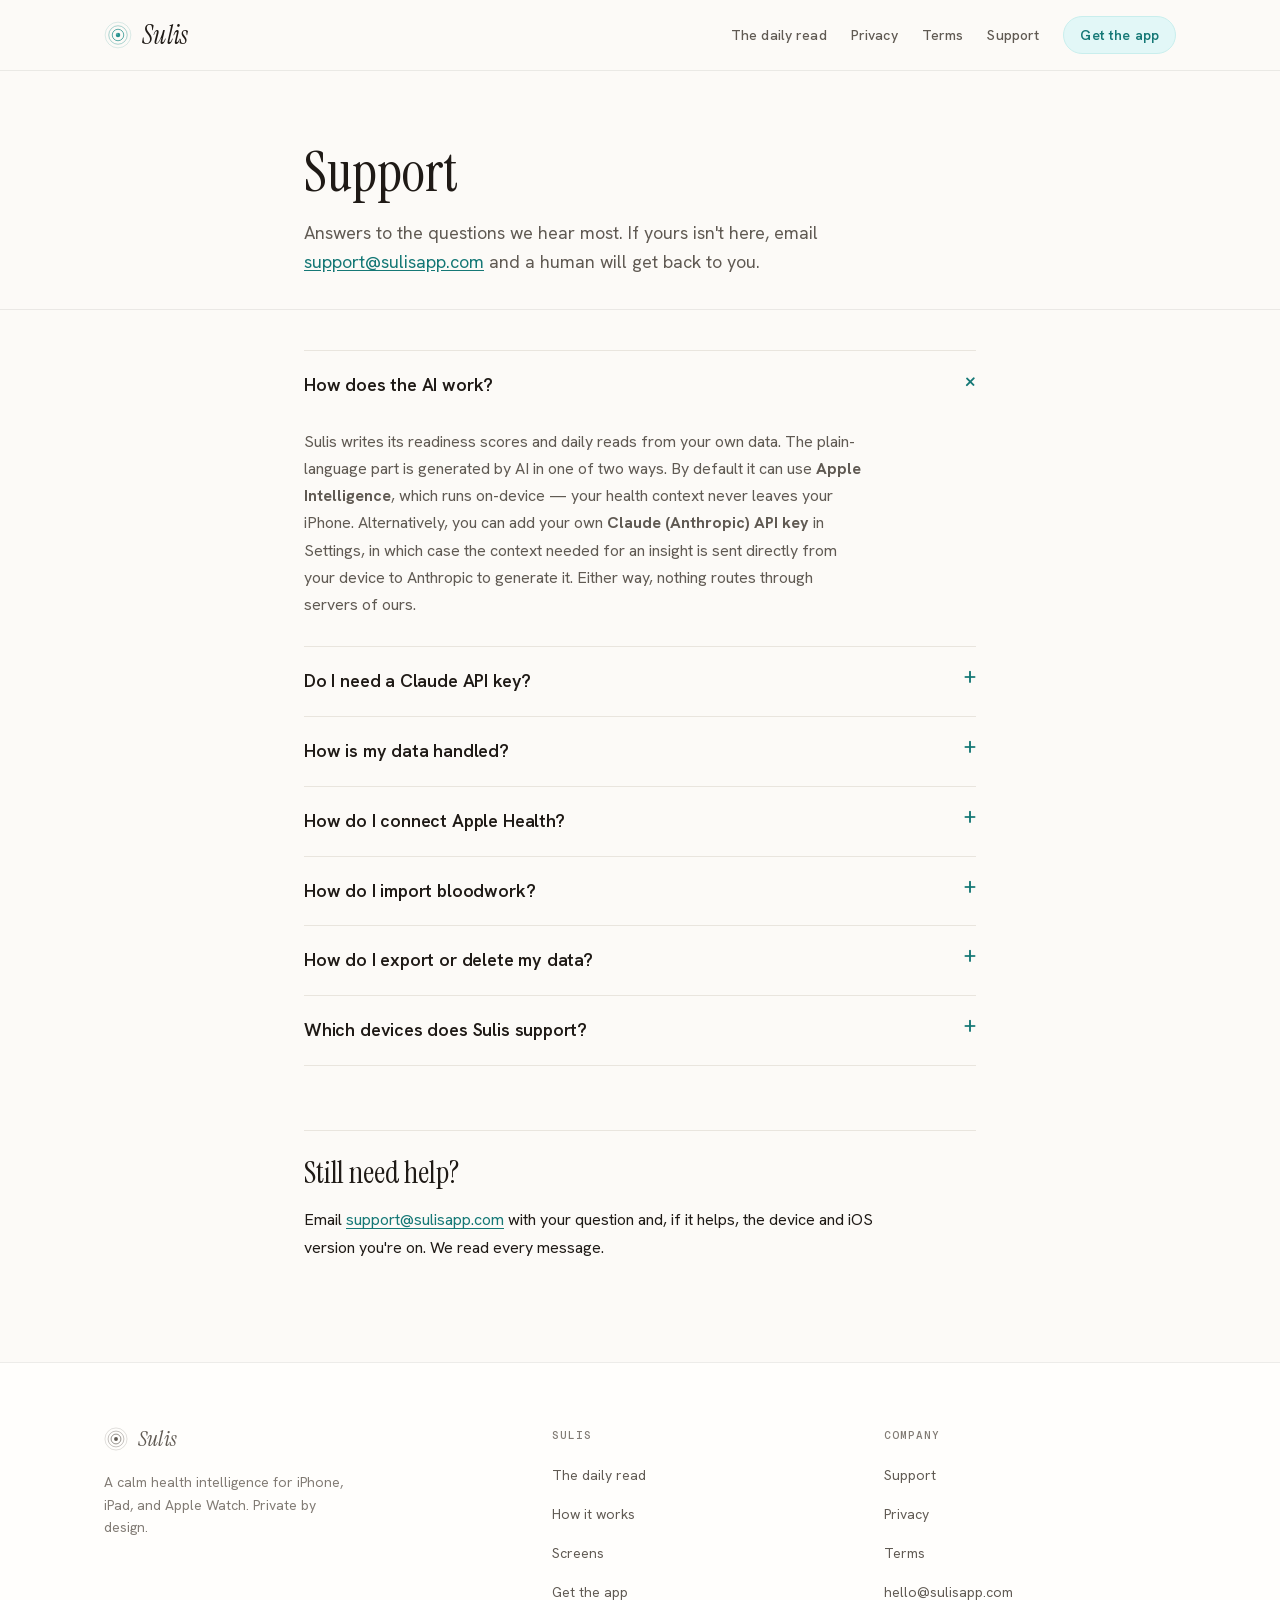
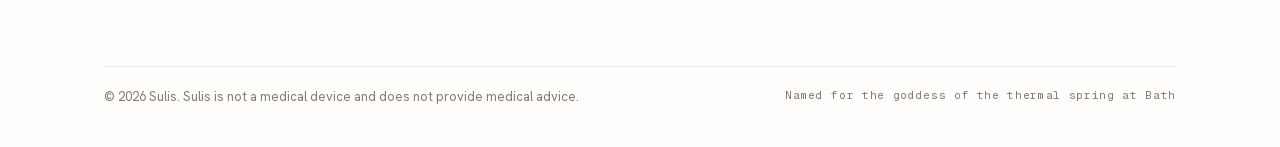
<file: support.html>
<!doctype html>
<html lang="en">
<head>
  <meta charset="utf-8" />
  <meta http-equiv="Content-Security-Policy" content="default-src 'none'; script-src 'self'; style-src 'self' 'unsafe-inline'; img-src 'self' data:; font-src 'self'; connect-src 'none'; base-uri 'none'; form-action 'none'; object-src 'none'; frame-src 'none'" />
  <meta name="referrer" content="no-referrer" />
  <meta name="viewport" content="width=device-width, initial-scale=1" />
  <title>Support — Sulis</title>
  <meta name="description" content="Help with Sulis: how the AI works, whether you need a Claude key, how your data is handled, connecting Apple Health, importing bloodwork, and exporting or deleting your data." />
  <meta name="theme-color" content="#0fceb8" />
  <link rel="icon" href="data:image/svg+xml,%3Csvg xmlns='http://www.w3.org/2000/svg' viewBox='0 0 100 100'%3E%3Ccircle cx='50' cy='50' r='46' fill='none' stroke='%2329928f' stroke-width='2' opacity='.3'/%3E%3Ccircle cx='50' cy='50' r='33' fill='none' stroke='%2329928f' stroke-width='2.6' opacity='.55'/%3E%3Ccircle cx='50' cy='50' r='20.5' fill='none' stroke='%2329928f' stroke-width='3.2' opacity='.85'/%3E%3Ccircle cx='50' cy='50' r='8' fill='%2329928f'/%3E%3C/svg%3E" />
  <link rel="stylesheet" href="./site.css" />
</head>
<body>
  <nav class="nav">
    <div class="nav-inner">
      <a class="brand" href="/">
        <svg class="mark" width="28" height="28" viewBox="0 0 100 100" aria-label="Sulis">
          <circle cx="50" cy="50" r="46" fill="none" stroke="var(--spring)" stroke-width="2" opacity=".30"/>
          <circle cx="50" cy="50" r="33" fill="none" stroke="var(--spring)" stroke-width="2.6" opacity=".55"/>
          <circle cx="50" cy="50" r="20.5" fill="none" stroke="var(--spring)" stroke-width="3.2" opacity=".85"/>
          <circle cx="50" cy="50" r="8" fill="var(--spring)"/>
          <circle cx="46.5" cy="46.5" r="2.4" fill="#fff" opacity=".5"/>
        </svg>
        <span class="word">Sulis</span>
      </a>
      <div class="nav-links">
        <a href="index.html#read">The daily read</a>
        <a href="privacy.html">Privacy</a>
        <a href="terms.html">Terms</a>
        <a href="support.html">Support</a>
        <a class="nav-get" href="index.html#download">Get the app</a>
      </div>
    </div>
  </nav>

  <header class="page-hero">
    <div class="wrap-narrow">
      <h1>Support</h1>
      <p class="lede">Answers to the questions we hear most. If yours isn't here, email <a class="serif-link" href="mailto:support@sulisapp.com" style="color:var(--spring-press);text-decoration:underline;text-underline-offset:2px">support@sulisapp.com</a> and a human will get back to you.</p>
    </div>
  </header>

  <main class="doc">
    <div class="wrap-narrow">
      <div class="faq">

        <details open>
          <summary>How does the AI work?</summary>
          <div class="faq-body">
            <p>Sulis writes its readiness scores and daily reads from your own data. The plain-language part is generated by AI in one of two ways. By default it can use <strong>Apple Intelligence</strong>, which runs on-device — your health context never leaves your iPhone. Alternatively, you can add your own <strong>Claude (Anthropic) API key</strong> in Settings, in which case the context needed for an insight is sent directly from your device to Anthropic to generate it. Either way, nothing routes through servers of ours.</p>
          </div>
        </details>

        <details>
          <summary>Do I need a Claude API key?</summary>
          <div class="faq-body">
            <p>No. Sulis works without one — Apple Intelligence handles insight on-device on supported hardware. A Claude key is an optional upgrade if you want Claude-quality narration or you're on a device without Apple Intelligence. If you add one, you pay Anthropic directly for your usage; Sulis never bills you and adds no markup. Your key is stored securely in your device's Keychain.</p>
          </div>
        </details>

        <details>
          <summary>How is my data handled?</summary>
          <div class="faq-body">
            <p>Your data stays on your device and syncs only through your own private iCloud. Sulis runs no servers that collect your personal health data, includes no analytics or tracking SDKs, and never sells or shares your health data. No account is required to use the app. See the full <a href="privacy.html">Privacy Policy</a> for details.</p>
          </div>
        </details>

        <details>
          <summary>How do I connect Apple Health?</summary>
          <div class="faq-body">
            <p>During onboarding (or later, from the Connections screen in Settings) Sulis will ask permission to read Health data. Tap to allow the categories you're comfortable sharing — things like HRV, resting heart rate, sleep, steps, VO₂, respiratory rate, and wrist temperature. You can change exactly what Sulis can read anytime in the iOS <strong>Settings → Health → Data Access &amp; Devices</strong>. You can also connect Apple Fitness, Oura, and WHOOP from the same Connections screen.</p>
          </div>
        </details>

        <details>
          <summary>How do I import bloodwork?</summary>
          <div class="faq-body">
            <p>Open the Bloodwork section and add your lab report (for example, a PDF from your provider). Sulis reads the markers, tidies up the marker names, and starts tracking each value's trend over time. Your imported files are stored encrypted in your private iCloud and stay under your control — we never receive a copy.</p>
          </div>
        </details>

        <details>
          <summary>How do I export or delete my data?</summary>
          <div class="faq-body">
            <p>You're always in control. You can <strong>export</strong> your data from within the app, and you can <strong>delete</strong> it from within the app as well. Deleting Sulis from your device removes its on-device data; to also clear its iCloud copy, remove Sulis data in <strong>iOS Settings → [your name] → iCloud → Manage Account Storage</strong>. You can revoke Health and connected-service access at any time in iOS Settings.</p>
          </div>
        </details>

        <details>
          <summary>Which devices does Sulis support?</summary>
          <div class="faq-body">
            <p>Sulis runs on iPhone with iOS 17 or later, works on iPad, and includes a companion Apple Watch app for readiness at a glance.</p>
          </div>
        </details>

      </div>

      <h2>Still need help?</h2>
      <p>Email <a href="mailto:support@sulisapp.com">support@sulisapp.com</a> with your question and, if it helps, the device and iOS version you're on. We read every message.</p>
    </div>
  </main>

  <footer class="foot">
    <div class="wrap">
      <div class="foot-grid">
        <div>
          <a class="brand" href="/">
            <svg class="mark" width="24" height="24" viewBox="0 0 100 100" aria-label="Sulis">
              <circle cx="50" cy="50" r="46" fill="none" stroke="var(--text-2)" stroke-width="2" opacity=".4"/>
              <circle cx="50" cy="50" r="33" fill="none" stroke="var(--text-2)" stroke-width="2.6" opacity=".6"/>
              <circle cx="50" cy="50" r="20.5" fill="none" stroke="var(--text-2)" stroke-width="3.2" opacity=".85"/>
              <circle cx="50" cy="50" r="8" fill="var(--text-2)"/>
            </svg>
            <span class="word">Sulis</span>
          </a>
          <p class="foot-col-tag">A calm health intelligence for iPhone, iPad, and Apple Watch. Private by design.</p>
        </div>
        <div>
          <h4>Sulis</h4>
          <ul class="foot-list">
            <li><a href="index.html#read">The daily read</a></li>
            <li><a href="index.html#how">How it works</a></li>
            <li><a href="index.html#screens">Screens</a></li>
            <li><a href="index.html#download">Get the app</a></li>
          </ul>
        </div>
        <div>
          <h4>Company</h4>
          <ul class="foot-list">
            <li><a href="support.html">Support</a></li>
            <li><a href="privacy.html">Privacy</a></li>
            <li><a href="terms.html">Terms</a></li>
            <li><a href="mailto:hello@sulisapp.com">hello@sulisapp.com</a></li>
          </ul>
        </div>
      </div>
      <div class="foot-base">
        <span>&copy; 2026 Sulis. Sulis is not a medical device and does not provide medical advice.</span>
        <span class="colophon">Named for the goddess of the thermal spring at Bath</span>
      </div>
    </div>
  </footer>
</body>
</html>
</file>
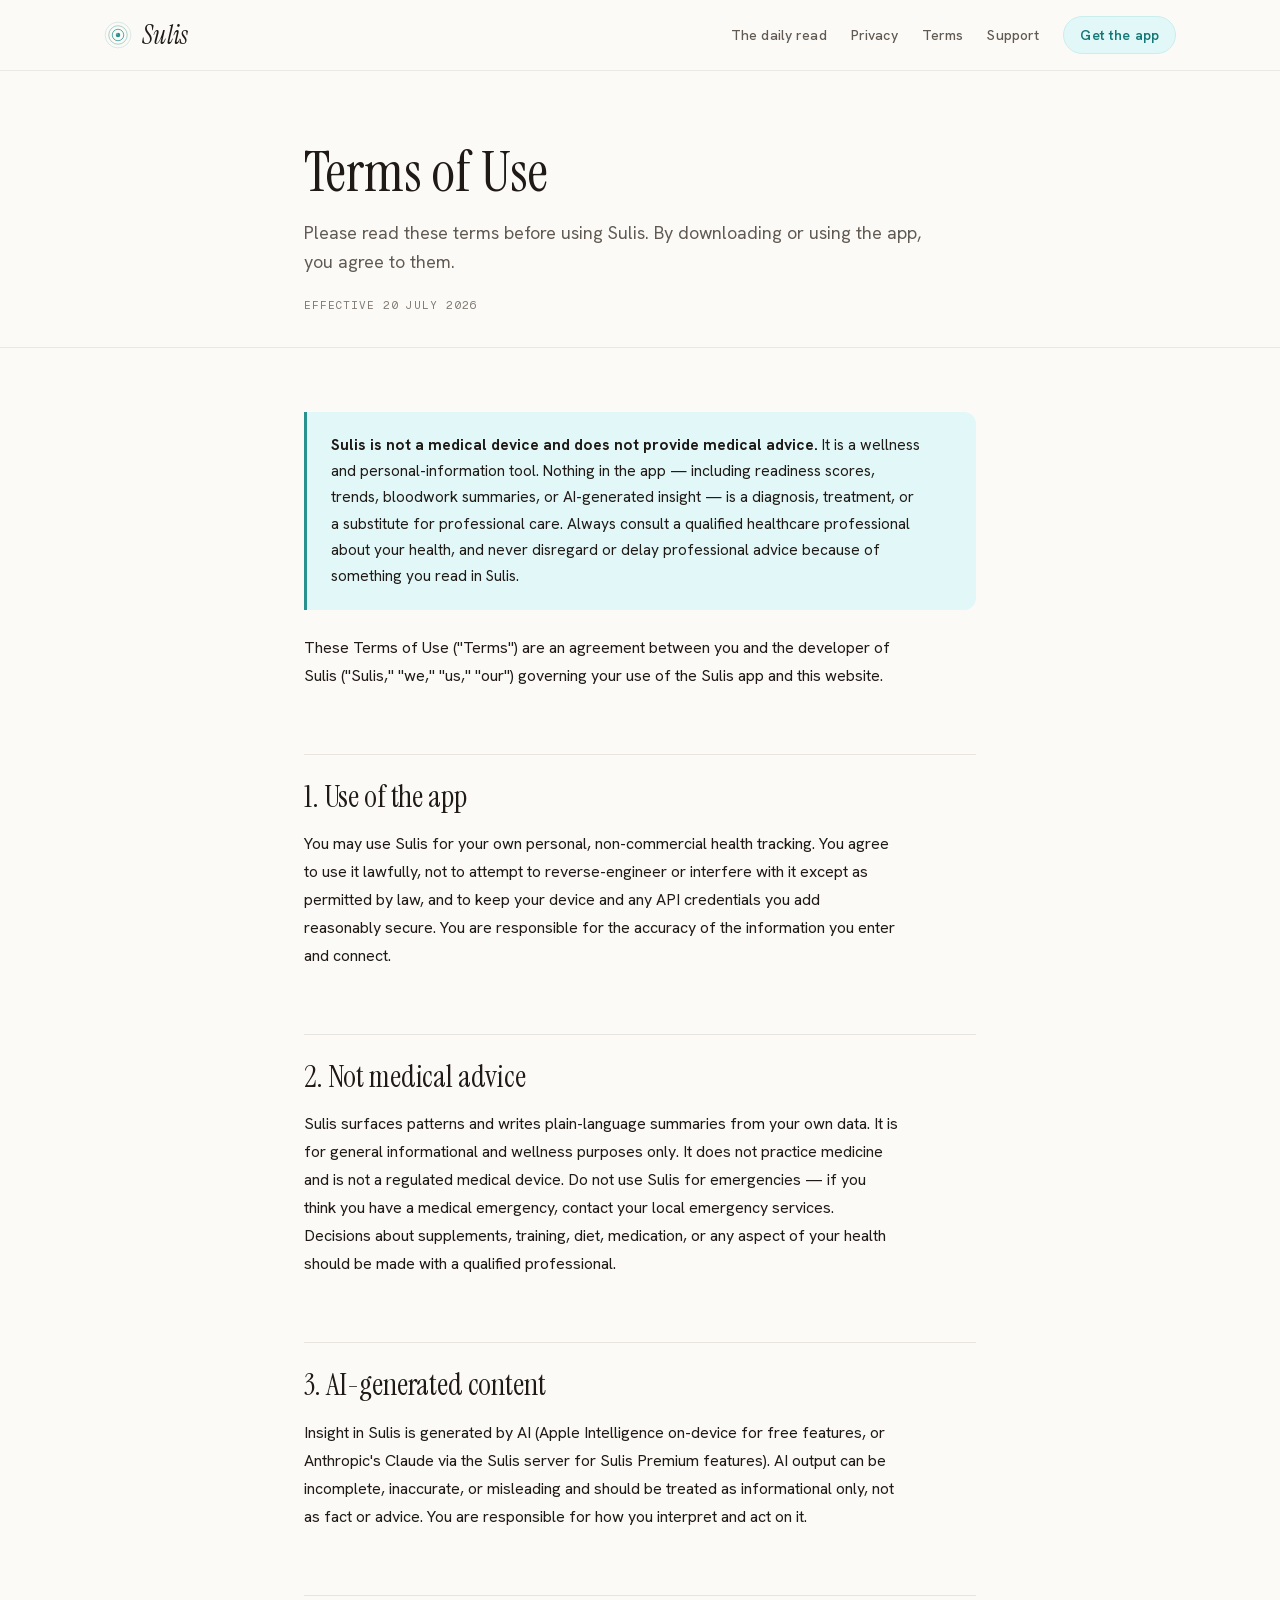
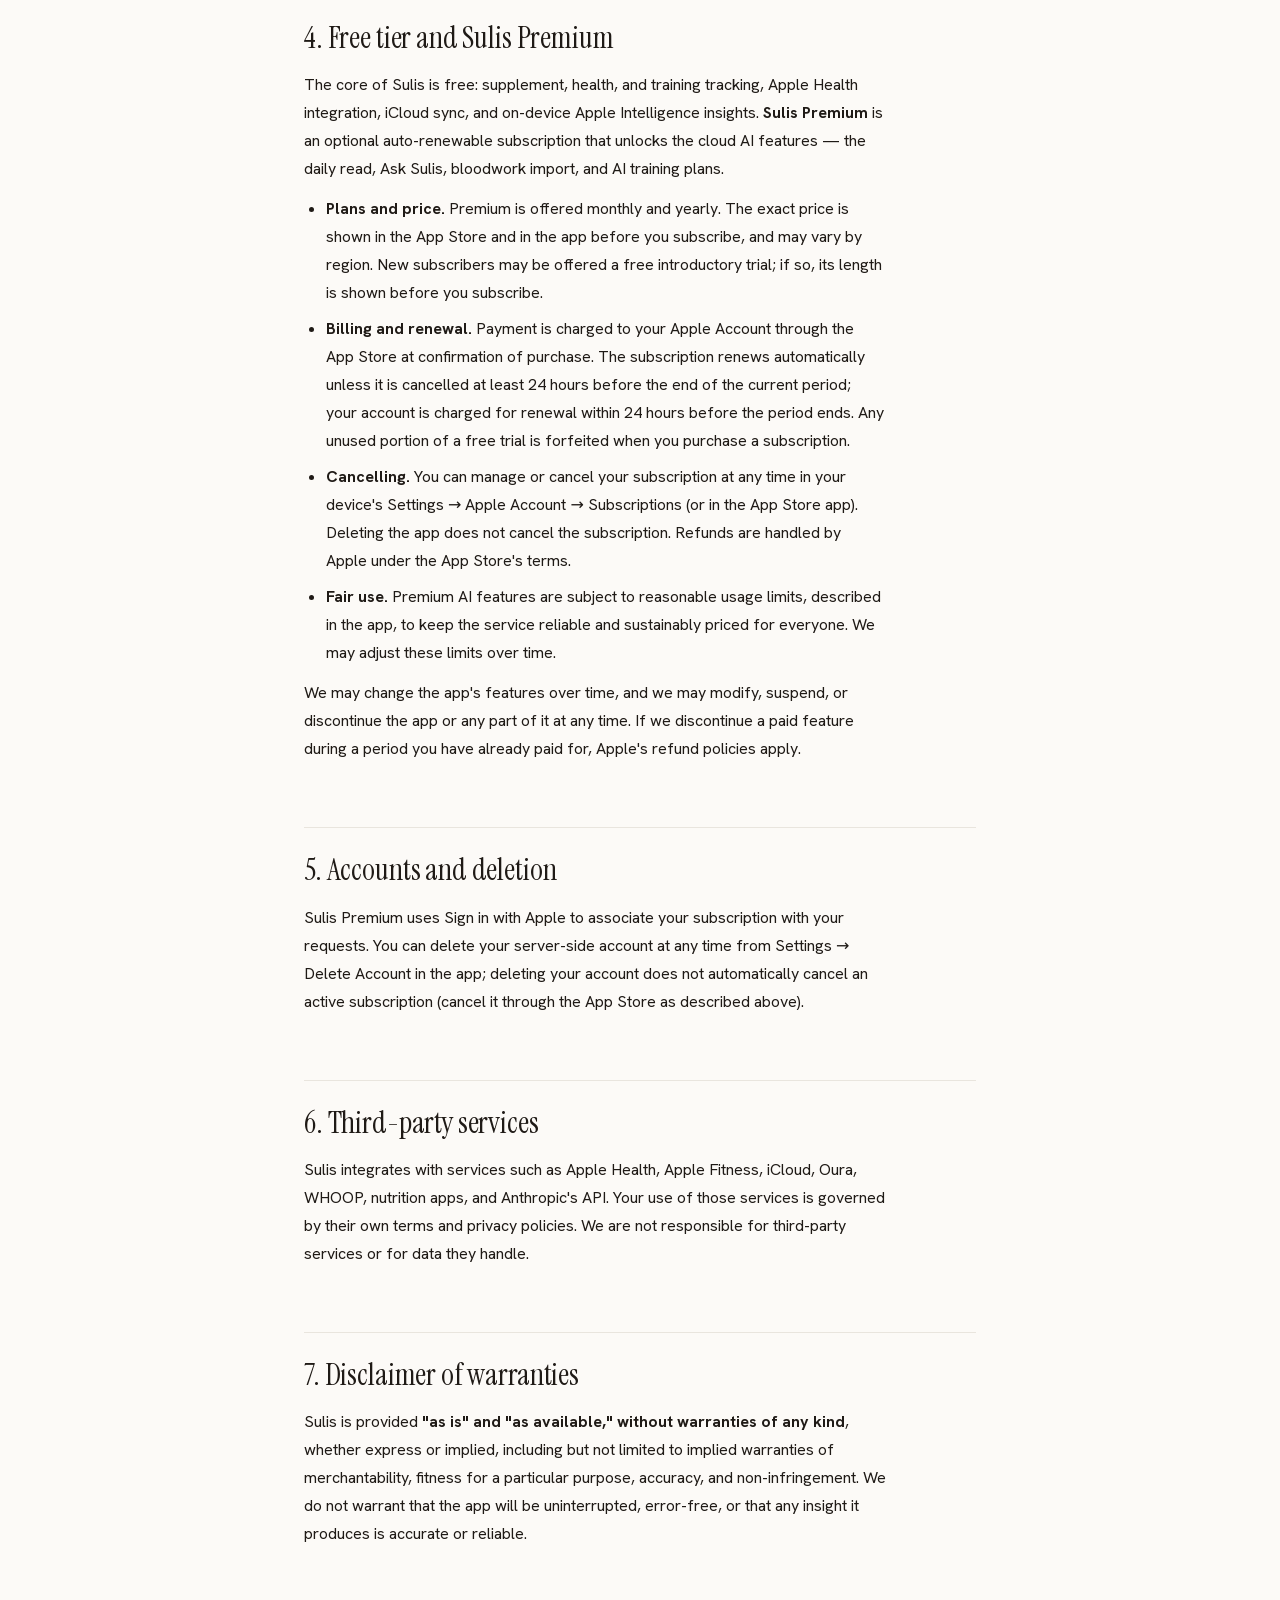
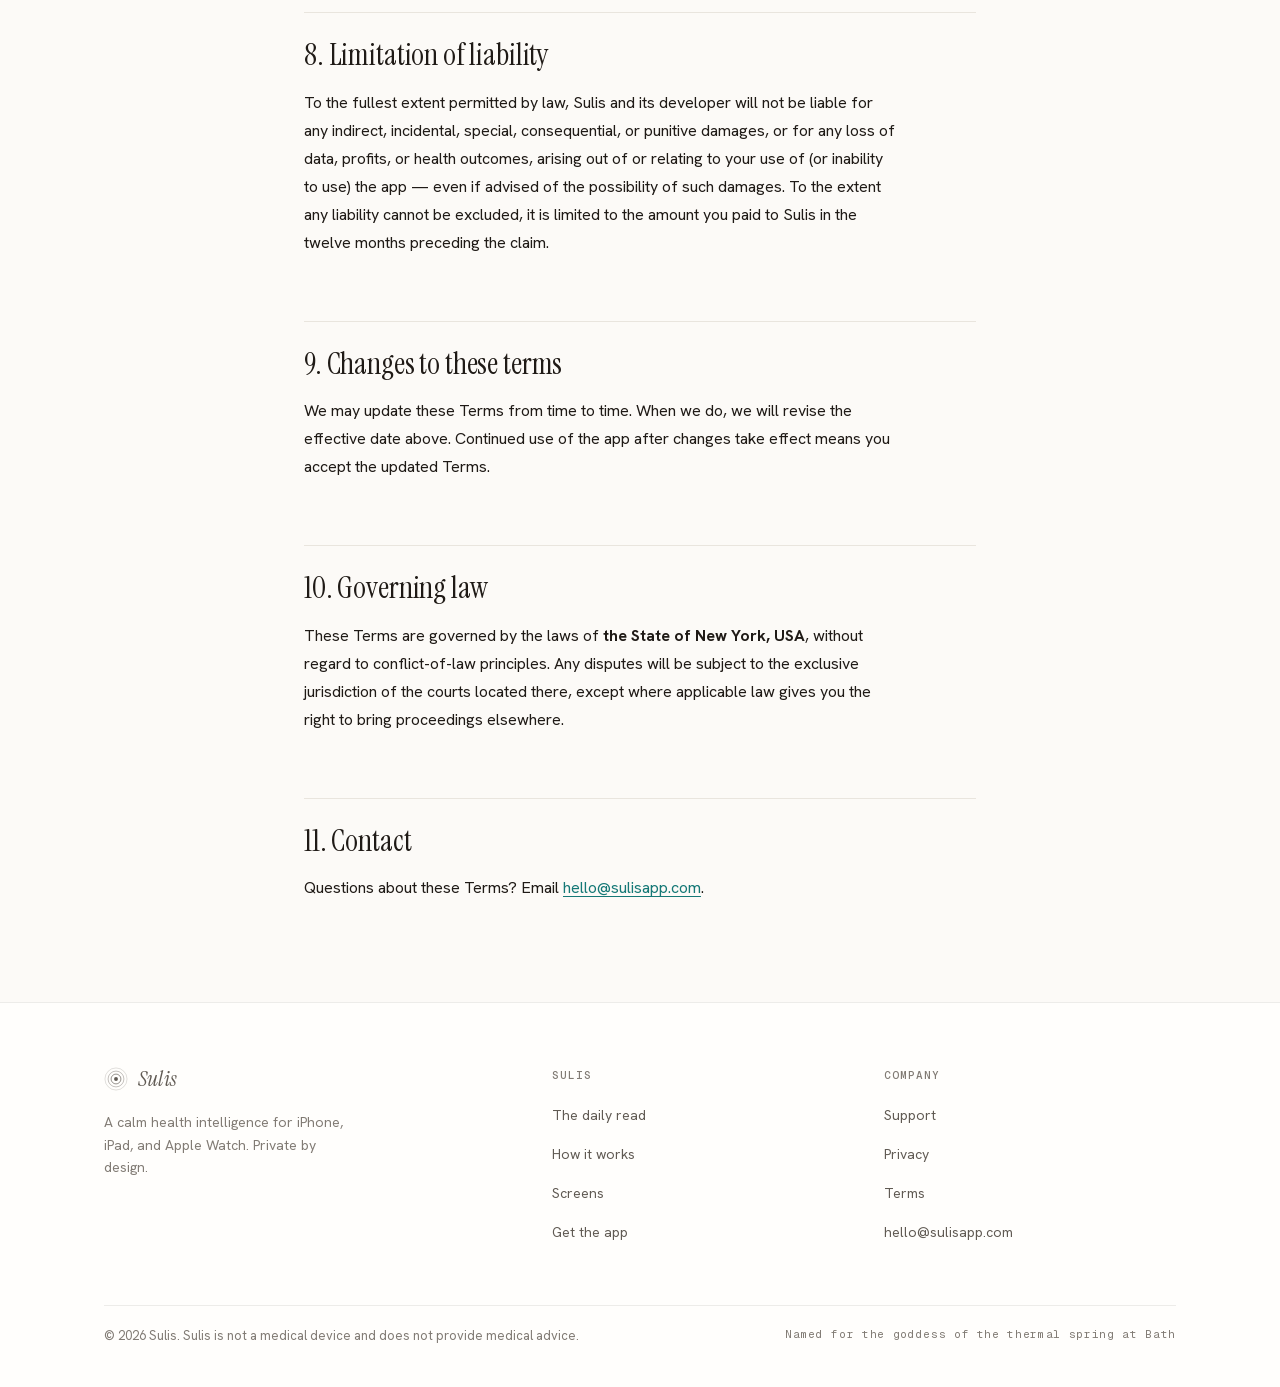
<file: terms.html>
<!doctype html>
<html lang="en">
<head>
  <meta charset="utf-8" />
  <meta http-equiv="Content-Security-Policy" content="default-src 'none'; script-src 'self'; style-src 'self' 'unsafe-inline'; img-src 'self' data:; font-src 'self'; connect-src 'none'; base-uri 'none'; form-action 'none'; object-src 'none'; frame-src 'none'" />
  <meta name="referrer" content="no-referrer" />
  <meta name="viewport" content="width=device-width, initial-scale=1" />
  <title>Terms of Use — Sulis</title>
  <meta name="description" content="The terms for using Sulis, including the health-information disclaimer: Sulis is not a medical device and does not provide medical advice." />
  <meta name="theme-color" content="#0fceb8" />
  <link rel="icon" href="data:image/svg+xml,%3Csvg xmlns='http://www.w3.org/2000/svg' viewBox='0 0 100 100'%3E%3Ccircle cx='50' cy='50' r='46' fill='none' stroke='%2329928f' stroke-width='2' opacity='.3'/%3E%3Ccircle cx='50' cy='50' r='33' fill='none' stroke='%2329928f' stroke-width='2.6' opacity='.55'/%3E%3Ccircle cx='50' cy='50' r='20.5' fill='none' stroke='%2329928f' stroke-width='3.2' opacity='.85'/%3E%3Ccircle cx='50' cy='50' r='8' fill='%2329928f'/%3E%3C/svg%3E" />
  <link rel="stylesheet" href="./site.css" />
</head>
<body>
  <nav class="nav">
    <div class="nav-inner">
      <a class="brand" href="/">
        <svg class="mark" width="28" height="28" viewBox="0 0 100 100" aria-label="Sulis">
          <circle cx="50" cy="50" r="46" fill="none" stroke="var(--spring)" stroke-width="2" opacity=".30"/>
          <circle cx="50" cy="50" r="33" fill="none" stroke="var(--spring)" stroke-width="2.6" opacity=".55"/>
          <circle cx="50" cy="50" r="20.5" fill="none" stroke="var(--spring)" stroke-width="3.2" opacity=".85"/>
          <circle cx="50" cy="50" r="8" fill="var(--spring)"/>
          <circle cx="46.5" cy="46.5" r="2.4" fill="#fff" opacity=".5"/>
        </svg>
        <span class="word">Sulis</span>
      </a>
      <div class="nav-links">
        <a href="index.html#read">The daily read</a>
        <a href="privacy.html">Privacy</a>
        <a href="terms.html">Terms</a>
        <a href="support.html">Support</a>
        <a class="nav-get" href="index.html#download">Get the app</a>
      </div>
    </div>
  </nav>

  <header class="page-hero">
    <div class="wrap-narrow">
      <h1>Terms of Use</h1>
      <p class="lede">Please read these terms before using Sulis. By downloading or using the app, you agree to them.</p>
      <p class="meta">Effective 20 July 2026</p>
    </div>
  </header>

  <main class="doc">
    <div class="wrap-narrow">
      <div class="callout">
        <p><strong>Sulis is not a medical device and does not provide medical advice.</strong> It is a wellness and personal-information tool. Nothing in the app — including readiness scores, trends, bloodwork summaries, or AI-generated insight — is a diagnosis, treatment, or a substitute for professional care. Always consult a qualified healthcare professional about your health, and never disregard or delay professional advice because of something you read in Sulis.</p>
      </div>

      <p>These Terms of Use ("Terms") are an agreement between you and the developer of Sulis ("Sulis," "we," "us," "our") governing your use of the Sulis app and this website.</p>

      <h2>1. Use of the app</h2>
      <p>You may use Sulis for your own personal, non-commercial health tracking. You agree to use it lawfully, not to attempt to reverse-engineer or interfere with it except as permitted by law, and to keep your device and any API credentials you add reasonably secure. You are responsible for the accuracy of the information you enter and connect.</p>

      <h2>2. Not medical advice</h2>
      <p>Sulis surfaces patterns and writes plain-language summaries from your own data. It is for general informational and wellness purposes only. It does not practice medicine and is not a regulated medical device. Do not use Sulis for emergencies — if you think you have a medical emergency, contact your local emergency services. Decisions about supplements, training, diet, medication, or any aspect of your health should be made with a qualified professional.</p>

      <h2>3. AI-generated content</h2>
      <p>Insight in Sulis is generated by AI (Apple Intelligence on-device for free features, or Anthropic's Claude via the Sulis server for Sulis Premium features). AI output can be incomplete, inaccurate, or misleading and should be treated as informational only, not as fact or advice. You are responsible for how you interpret and act on it.</p>

      <h2>4. Free tier and Sulis Premium</h2>
      <p>The core of Sulis is free: supplement, health, and training tracking, Apple Health integration, iCloud sync, and on-device Apple Intelligence insights. <strong>Sulis Premium</strong> is an optional auto-renewable subscription that unlocks the cloud AI features — the daily read, Ask Sulis, bloodwork import, and AI training plans.</p>
      <ul>
        <li><strong>Plans and price.</strong> Premium is offered monthly and yearly. The exact price is shown in the App Store and in the app before you subscribe, and may vary by region. New subscribers may be offered a free introductory trial; if so, its length is shown before you subscribe.</li>
        <li><strong>Billing and renewal.</strong> Payment is charged to your Apple Account through the App Store at confirmation of purchase. The subscription renews automatically unless it is cancelled at least 24 hours before the end of the current period; your account is charged for renewal within 24 hours before the period ends. Any unused portion of a free trial is forfeited when you purchase a subscription.</li>
        <li><strong>Cancelling.</strong> You can manage or cancel your subscription at any time in your device's Settings → Apple Account → Subscriptions (or in the App Store app). Deleting the app does not cancel the subscription. Refunds are handled by Apple under the App Store's terms.</li>
        <li><strong>Fair use.</strong> Premium AI features are subject to reasonable usage limits, described in the app, to keep the service reliable and sustainably priced for everyone. We may adjust these limits over time.</li>
      </ul>
      <p>We may change the app's features over time, and we may modify, suspend, or discontinue the app or any part of it at any time. If we discontinue a paid feature during a period you have already paid for, Apple's refund policies apply.</p>

      <h2>5. Accounts and deletion</h2>
      <p>Sulis Premium uses Sign in with Apple to associate your subscription with your requests. You can delete your server-side account at any time from Settings → Delete Account in the app; deleting your account does not automatically cancel an active subscription (cancel it through the App Store as described above).</p>

      <h2>6. Third-party services</h2>
      <p>Sulis integrates with services such as Apple Health, Apple Fitness, iCloud, Oura, WHOOP, nutrition apps, and Anthropic's API. Your use of those services is governed by their own terms and privacy policies. We are not responsible for third-party services or for data they handle.</p>

      <h2>7. Disclaimer of warranties</h2>
      <p>Sulis is provided <strong>"as is" and "as available," without warranties of any kind</strong>, whether express or implied, including but not limited to implied warranties of merchantability, fitness for a particular purpose, accuracy, and non-infringement. We do not warrant that the app will be uninterrupted, error-free, or that any insight it produces is accurate or reliable.</p>

      <h2>8. Limitation of liability</h2>
      <p>To the fullest extent permitted by law, Sulis and its developer will not be liable for any indirect, incidental, special, consequential, or punitive damages, or for any loss of data, profits, or health outcomes, arising out of or relating to your use of (or inability to use) the app — even if advised of the possibility of such damages. To the extent any liability cannot be excluded, it is limited to the amount you paid to Sulis in the twelve months preceding the claim.</p>

      <h2>9. Changes to these terms</h2>
      <p>We may update these Terms from time to time. When we do, we will revise the effective date above. Continued use of the app after changes take effect means you accept the updated Terms.</p>

      <h2>10. Governing law</h2>
      <p>These Terms are governed by the laws of <strong>the State of New York, USA</strong>, without regard to conflict-of-law principles. Any disputes will be subject to the exclusive jurisdiction of the courts located there, except where applicable law gives you the right to bring proceedings elsewhere.</p>

      <h2>11. Contact</h2>
      <p>Questions about these Terms? Email <a href="mailto:hello@sulisapp.com">hello@sulisapp.com</a>.</p>
    </div>
  </main>

  <footer class="foot">
    <div class="wrap">
      <div class="foot-grid">
        <div>
          <a class="brand" href="/">
            <svg class="mark" width="24" height="24" viewBox="0 0 100 100" aria-label="Sulis">
              <circle cx="50" cy="50" r="46" fill="none" stroke="var(--text-2)" stroke-width="2" opacity=".4"/>
              <circle cx="50" cy="50" r="33" fill="none" stroke="var(--text-2)" stroke-width="2.6" opacity=".6"/>
              <circle cx="50" cy="50" r="20.5" fill="none" stroke="var(--text-2)" stroke-width="3.2" opacity=".85"/>
              <circle cx="50" cy="50" r="8" fill="var(--text-2)"/>
            </svg>
            <span class="word">Sulis</span>
          </a>
          <p class="foot-col-tag">A calm health intelligence for iPhone, iPad, and Apple Watch. Private by design.</p>
        </div>
        <div>
          <h4>Sulis</h4>
          <ul class="foot-list">
            <li><a href="index.html#read">The daily read</a></li>
            <li><a href="index.html#how">How it works</a></li>
            <li><a href="index.html#screens">Screens</a></li>
            <li><a href="index.html#download">Get the app</a></li>
          </ul>
        </div>
        <div>
          <h4>Company</h4>
          <ul class="foot-list">
            <li><a href="support.html">Support</a></li>
            <li><a href="privacy.html">Privacy</a></li>
            <li><a href="terms.html">Terms</a></li>
            <li><a href="mailto:hello@sulisapp.com">hello@sulisapp.com</a></li>
          </ul>
        </div>
      </div>
      <div class="foot-base">
        <span>&copy; 2026 Sulis. Sulis is not a medical device and does not provide medical advice.</span>
        <span class="colophon">Named for the goddess of the thermal spring at Bath</span>
      </div>
    </div>
  </footer>
</body>
</html>
</file>
<file: site.css>
/* Sulis — sulisapp.com. Editorial layout on top of the "Thermal" design tokens.
   Plain CSS, no build step, no JavaScript. All content is visible with JS
   disabled — the only motion is CSS-native and disabled under
   prefers-reduced-motion. Fonts load via the tokens import; if unavailable,
   the system serif/sans/mono fallbacks in tokens/typography.css take over. */
@import url("./tokens/typography.css");
@import url("./tokens/colors.css");
@import url("./tokens/spacing.css");

/* ============================================================
   Base
   ============================================================ */
* { box-sizing: border-box; margin: 0; padding: 0; }
html { scroll-behavior: smooth; }
@media (prefers-reduced-motion: reduce) {
  html { scroll-behavior: auto; }
  *, *::before, *::after {
    animation-duration: 0.01ms !important;
    animation-iteration-count: 1 !important;
    transition-duration: 0.01ms !important;
  }
}
body {
  font-family: var(--font-sans);
  color: var(--text);
  background: var(--bg);
  -webkit-font-smoothing: antialiased;
  text-rendering: optimizeLegibility;
  font-size: 17px;
  line-height: var(--lh-loose);
  font-feature-settings: "kern";
}
img { display: block; max-width: 100%; }
a { color: inherit; text-decoration: none; }
::selection { background: var(--spring-100); color: var(--spring-900); }

.wrap { max-width: var(--w-content); margin: 0 auto; padding: 0 var(--sp-6); }
.wrap-narrow { max-width: 720px; margin: 0 auto; padding: 0 var(--sp-6); }

.serif { font-family: var(--font-display); font-style: italic; font-weight: var(--w-regular); }

/* mono editorial label — used inside sections, never above the H1 */
.dateline {
  font-family: var(--font-mono);
  font-size: var(--t-micro);
  font-weight: var(--w-medium);
  letter-spacing: var(--tr-wide);
  text-transform: uppercase;
  color: var(--text-3);
}

/* the ruled section opener: mono label seated on a hairline, like a
   journal's running head */
.rule-head {
  display: flex; align-items: center; gap: var(--sp-4);
  margin-bottom: var(--sp-8);
}
.rule-head::before, .rule-head::after {
  content: ""; height: 1px; background: var(--border); flex: 1;
}
.rule-head .dateline { flex: none; }

/* ============================================================
   Nav — a masthead, not an app bar
   ============================================================ */
.nav {
  position: sticky; top: 0; z-index: 20;
  border-bottom: 1px solid var(--hairline);
  background: color-mix(in oklch, var(--bg), transparent 6%);
  backdrop-filter: blur(14px); -webkit-backdrop-filter: blur(14px);
}
.nav-inner {
  max-width: var(--w-content); margin: 0 auto; padding: var(--sp-4) var(--sp-6);
  display: flex; align-items: center; justify-content: space-between; gap: var(--sp-4);
}
.brand { display: inline-flex; align-items: center; gap: 10px; }
.brand .word {
  font-family: var(--font-display); font-style: italic;
  font-size: 26px; line-height: 1; letter-spacing: 0.01em;
}
.nav-links { display: flex; gap: var(--sp-6); align-items: center; }
.nav-links a {
  font-size: var(--t-body-s); font-weight: var(--w-medium);
  color: var(--text-2); letter-spacing: 0.01em;
  transition: color var(--dur-fast) var(--ease-soft);
}
.nav-links a:hover { color: var(--text); }
.nav-links .nav-get {
  color: var(--spring-press); font-weight: var(--w-semibold);
  border: 1px solid var(--spring-soft-bd); border-radius: var(--r-pill);
  padding: 7px 16px; background: var(--spring-soft);
  transition: background var(--dur-fast) var(--ease-soft), border-color var(--dur-fast) var(--ease-soft);
}
.nav-links .nav-get:hover { background: var(--spring-100); border-color: var(--spring-200); color: var(--spring-700); }

/* ============================================================
   Buttons & the App Store badge
   ============================================================ */
.btn {
  display: inline-flex; align-items: center; justify-content: center; gap: var(--sp-2);
  font-family: var(--font-sans); font-weight: var(--w-semibold); letter-spacing: -0.01em;
  border: 1px solid transparent; cursor: pointer; white-space: nowrap;
  transition: transform var(--dur-fast) var(--ease-spring), background var(--dur-fast) var(--ease-soft), border-color var(--dur-fast) var(--ease-soft);
}
.btn:hover { transform: translateY(-1px); }
.btn-lg { height: 54px; padding: 0 var(--sp-6); border-radius: var(--r-pill); font-size: 16px; }
.btn-ghost { background: transparent; color: var(--text); border-color: var(--border-strong); }
.btn-ghost:hover { background: color-mix(in oklch, var(--text), transparent 95%); }

.store-badge {
  display: inline-flex; align-items: center; gap: 11px;
  height: 54px; padding: 0 22px 0 18px; border-radius: var(--r-pill);
  background: var(--surface-invert); color: var(--text-invert);
  box-shadow: var(--shadow-sm);
  transition: transform var(--dur-fast) var(--ease-spring), filter var(--dur-fast) var(--ease-soft);
}
.store-badge:hover { transform: translateY(-1px); filter: brightness(1.12); }
.store-badge svg { width: 24px; height: 24px; }
.store-badge .sb-top { font-size: 10.5px; letter-spacing: 0.03em; opacity: .8; }
.store-badge .sb-main { font-size: 18px; font-weight: var(--w-semibold); letter-spacing: -0.01em; line-height: 1.05; }

/* ============================================================
   Hero — the cover
   ============================================================ */
.hero { position: relative; overflow: hidden; padding: 84px 0 56px; }
.hero .ripple {
  position: absolute; top: -180px; right: -180px;
  width: 640px; height: 640px; pointer-events: none;
  background: repeating-radial-gradient(circle at 50% 50%,
    color-mix(in oklch, var(--spring), transparent 87%) 0 1.5px,
    transparent 1.5px 30px);
  mask-image: radial-gradient(circle at 50% 50%, black 30%, transparent 72%);
  -webkit-mask-image: radial-gradient(circle at 50% 50%, black 30%, transparent 72%);
}
.hero-grid {
  display: grid; grid-template-columns: 1.05fr 0.95fr;
  gap: var(--sp-9); align-items: center; position: relative;
}
.hero h1 {
  font-family: var(--font-display); font-weight: var(--w-regular);
  font-size: clamp(46px, 5.4vw, var(--t-display-xl));
  line-height: var(--lh-tight); letter-spacing: -0.005em;
  text-wrap: balance;
}
.hero h1 em { font-style: italic; color: var(--spring-press); }
.hero .lede {
  font-size: var(--t-body-l); line-height: 1.6; color: var(--text-2);
  max-width: 33em; margin: var(--sp-6) 0 var(--sp-7);
}
.hero-cta { display: flex; gap: var(--sp-4); align-items: center; flex-wrap: wrap; }
.hero-note {
  margin-top: var(--sp-4); font-size: var(--t-caption); color: var(--text-3);
}
.sources {
  display: flex; gap: var(--sp-6); margin-top: var(--sp-7); align-items: center;
  color: var(--text-3); font-size: var(--t-caption); font-weight: var(--w-medium);
  flex-wrap: wrap; padding-top: var(--sp-5); border-top: 1px solid var(--hairline);
}
.sources .src-label { font-family: var(--font-mono); font-size: var(--t-micro); letter-spacing: var(--tr-label); text-transform: uppercase; }
.sources span { display: inline-flex; align-items: center; gap: 7px; }
.sources svg { width: 16px; height: 16px; }

/* phone mockups (hero) */
.phones { display: flex; justify-content: center; gap: var(--sp-5); }
.phone {
  border-radius: 40px; border: 7px solid #15110c; background: #15110c;
  box-shadow: var(--shadow-lg); overflow: hidden; width: 234px;
}
.phone img { border-radius: 33px; width: 100%; aspect-ratio: 9 / 19.5; object-fit: cover; background: var(--surface-2); }
.phone-2 { margin-top: 64px; width: 202px; }

/* ============================================================
   Dark pull-quote band
   ============================================================ */
.band-dark {
  margin-top: var(--sp-6); padding: var(--sp-11) 0; position: relative; overflow: hidden;
  background: var(--surface-invert); color: var(--text-invert);
}
.band-dark .tex {
  position: absolute; inset: 0;
  background: repeating-radial-gradient(circle at 88% 8%,
    rgba(255,255,255,0.045) 0 1.5px, transparent 1.5px 26px);
}
.band-dark .inner { position: relative; }
.band-dark .dateline { color: oklch(0.70 0.07 192); margin-bottom: var(--sp-5); display: block; }
.band-dark .quote {
  font-family: var(--font-display); font-style: italic;
  font-size: clamp(28px, 3.4vw, 42px); line-height: 1.2;
  color: oklch(0.97 0.01 190); max-width: 21em; text-wrap: pretty;
  text-indent: -0.42em; /* hang the opening quotation mark */
}
.band-dark .by {
  font-size: var(--t-body-s); color: rgba(255,255,255,0.6);
  margin-top: var(--sp-5); font-weight: var(--w-medium);
}

/* ============================================================
   Generic section
   ============================================================ */
.section { padding: var(--sp-11) 0; }
.section-head { max-width: 640px; margin: 0 auto var(--sp-9); text-align: center; }
.section-head h2 {
  font-family: var(--font-display); font-weight: var(--w-regular);
  font-size: clamp(32px, 3.6vw, 44px); line-height: var(--lh-snug);
  letter-spacing: -0.005em; margin-top: var(--sp-4); text-wrap: balance;
}
.section-head p { font-size: var(--t-body-l); color: var(--text-2); margin-top: var(--sp-4); line-height: 1.6; }

/* ============================================================
   The Morning Read — the letter and its ruled index.
   The features section, typeset as one morning's actual read.
   ============================================================ */
.briefing { border-top: 1px solid var(--hairline); background: var(--bg); }
.briefing-grid {
  display: grid; grid-template-columns: minmax(0, 1.1fr) minmax(0, 1fr);
  gap: var(--sp-10); align-items: start;
}

/* the letter: one morning's read, set like correspondence */
.letter {
  background: var(--surface);
  border: 1px solid var(--border);
  border-radius: var(--r-sm);
  padding: var(--sp-8) var(--sp-8) var(--sp-7);
  box-shadow: var(--shadow-sm);
  position: relative;
}
.letter-head {
  display: flex; justify-content: space-between; align-items: baseline;
  gap: var(--sp-4); flex-wrap: wrap;
  padding-bottom: var(--sp-4); margin-bottom: var(--sp-5);
  border-bottom: 1px solid var(--border);
}
.letter-head .score {
  font-family: var(--font-mono); font-size: var(--t-caption);
  font-weight: var(--w-medium); color: var(--spring-press);
  letter-spacing: 0.04em;
}
.letter p {
  font-size: var(--t-body); line-height: 1.75; color: var(--text);
  margin: 0 0 1em; max-width: 62ch; text-wrap: pretty;
}
.letter p:last-of-type { margin-bottom: 0; }
.letter .opener::first-letter {
  font-family: var(--font-display); font-weight: var(--w-regular);
  font-size: 3.4em; line-height: 0.82;
  float: left; padding: 4px 10px 0 0; color: var(--spring-press);
}
.letter-sig {
  margin-top: var(--sp-6); padding-top: var(--sp-5);
  border-top: 1px solid var(--border);
  display: flex; align-items: center; gap: var(--sp-3);
  color: var(--text-3); font-size: var(--t-caption);
}
.letter-sig .word { font-family: var(--font-display); font-style: italic; font-size: 19px; color: var(--text-2); }

/* the index: every capability, as ruled journal entries */
.index-title {
  font-family: var(--font-display); font-weight: var(--w-regular);
  font-size: clamp(28px, 3vw, 36px); line-height: var(--lh-snug);
  letter-spacing: -0.005em; margin-bottom: var(--sp-3); text-wrap: balance;
}
.index-intro { font-size: var(--t-body); color: var(--text-2); line-height: 1.6; margin-bottom: var(--sp-6); max-width: 44ch; }
.index { list-style: none; }
.index li { border-top: 1px solid var(--border); padding: var(--sp-5) 0; }
.index li:last-child { border-bottom: 1px solid var(--border); }
.index .entry { display: grid; grid-template-columns: 52px minmax(0, 1fr); gap: var(--sp-4); }
.index .no {
  font-family: var(--font-display); font-style: italic;
  font-size: 24px; line-height: 1.25; color: var(--spring-press);
}
.index h3 {
  font-size: var(--t-title-m); font-weight: var(--w-bold);
  letter-spacing: var(--tr-tight); line-height: var(--lh-snug);
}
.index p { font-size: var(--t-body-s); line-height: 1.65; color: var(--text-2); margin-top: 6px; max-width: 52ch; }

/* ============================================================
   How it works — four ruled steps
   ============================================================ */
.steps-band { background: var(--bg-spring); border-top: 1px solid var(--hairline); border-bottom: 1px solid var(--hairline); }
.steps { list-style: none; max-width: 720px; margin: 0 auto; }
.steps li {
  display: grid; grid-template-columns: 72px minmax(0, 1fr); gap: var(--sp-5);
  align-items: baseline; padding: var(--sp-6) 0;
  border-top: 1px solid color-mix(in oklch, var(--spring-800), transparent 88%);
}
.steps li:last-child { border-bottom: 1px solid color-mix(in oklch, var(--spring-800), transparent 88%); }
.steps .sn {
  font-family: var(--font-display); font-style: italic;
  font-size: 38px; line-height: 1; color: var(--spring-press);
}
.steps .sl { font-size: var(--t-body-l); line-height: 1.55; color: var(--text); max-width: 30em; text-wrap: pretty; }
.steps .sl small { display: block; font-size: var(--t-body-s); color: var(--text-2); margin-top: 4px; }

/* ============================================================
   Screens showcase
   ============================================================ */
.shots {
  display: flex; gap: var(--sp-6); overflow-x: auto;
  padding: 6px 0 var(--sp-5); scroll-snap-type: x mandatory;
}
.shots::-webkit-scrollbar { height: 8px; }
.shots::-webkit-scrollbar-thumb { background: var(--border-strong); border-radius: var(--r-pill); }
.shot { flex: 0 0 auto; width: 252px; scroll-snap-align: center; }
.shot .frame {
  border-radius: 44px; border: 8px solid #15110c; background: #15110c;
  box-shadow: var(--shadow-lg); overflow: hidden;
}
.shot img { border-radius: 36px; width: 100%; aspect-ratio: 9 / 19.5; object-fit: cover; background: var(--surface-2); }
.shot-cap {
  text-align: center; margin-top: var(--sp-3);
  font-family: var(--font-mono); font-size: var(--t-micro);
  letter-spacing: var(--tr-label); text-transform: uppercase; color: var(--text-3);
}
.shots-secondary { display: grid; grid-template-columns: 2fr 1fr; gap: var(--sp-6); margin-top: var(--sp-7); align-items: start; }
.frame-ipad { border-radius: 30px; border: 10px solid #15110c; background: #15110c; box-shadow: var(--shadow-lg); overflow: hidden; }
.frame-ipad img { border-radius: 20px; width: 100%; aspect-ratio: 4 / 3; object-fit: cover; background: var(--surface-2); }
.frame-watch { border-radius: 56px; border: 10px solid #15110c; background: #15110c; box-shadow: var(--shadow-lg); overflow: hidden; max-width: 236px; margin: 0 auto; }
.frame-watch img { border-radius: 46px; width: 100%; aspect-ratio: 41 / 50; object-fit: cover; background: var(--surface-2); }

/* ============================================================
   Closing CTA — the spring
   ============================================================ */
.cta { padding: var(--sp-5) 0 96px; }
.cta-card {
  border-radius: var(--r-lg); padding: 72px var(--sp-6);
  text-align: center; position: relative; overflow: hidden;
  background: var(--spring-soft);
  border: 1px solid var(--spring-soft-bd);
}
.cta-card .tex {
  position: absolute; inset: -40% -20%; pointer-events: none;
  background: repeating-radial-gradient(circle at 50% 50%,
    color-mix(in oklch, var(--spring), transparent 86%) 0 1.5px,
    transparent 1.5px 34px);
  mask-image: radial-gradient(circle at 50% 50%, black 20%, transparent 68%);
  -webkit-mask-image: radial-gradient(circle at 50% 50%, black 20%, transparent 68%);
}
.cta-card .inner { position: relative; }
.cta-card h2 {
  font-family: var(--font-display); font-style: italic; font-weight: var(--w-regular);
  font-size: clamp(38px, 4.4vw, 54px); color: var(--spring-press);
  line-height: var(--lh-snug); margin-bottom: var(--sp-4);
}
.cta-card p { font-size: var(--t-body-l); color: var(--text-2); max-width: 30em; margin: 0 auto var(--sp-7); line-height: 1.6; }
.cta-card .badge-row { display: flex; justify-content: center; gap: var(--sp-4); flex-wrap: wrap; }

/* ============================================================
   Footer — a colophon
   ============================================================ */
.foot { border-top: 1px solid var(--hairline); background: var(--surface); padding: var(--sp-10) 0 var(--sp-8); }
.foot-grid {
  display: grid; grid-template-columns: 1.4fr 1fr 1fr;
  gap: var(--sp-8); align-items: start;
}
.foot .brand .word { font-size: 22px; color: var(--text-2); }
.foot-col-tag { color: var(--text-3); font-size: var(--t-body-s); margin-top: var(--sp-3); max-width: 30ch; line-height: 1.6; }
.foot h4 {
  font-family: var(--font-mono); font-size: var(--t-micro); font-weight: var(--w-medium);
  letter-spacing: var(--tr-label); text-transform: uppercase; color: var(--text-3);
  margin-bottom: var(--sp-4);
}
.foot-list { list-style: none; }
.foot-list li { margin-bottom: var(--sp-3); }
.foot-list a { font-size: var(--t-body-s); color: var(--text-2); transition: color var(--dur-fast) var(--ease-soft); }
.foot-list a:hover { color: var(--spring-press); }
.foot-list .muted { font-size: var(--t-body-s); color: var(--text-3); }
.foot-base {
  margin-top: var(--sp-9); padding-top: var(--sp-5); border-top: 1px solid var(--hairline);
  display: flex; justify-content: space-between; gap: var(--sp-4); flex-wrap: wrap;
  color: var(--text-3); font-size: var(--t-caption);
}
.foot-base .colophon { font-family: var(--font-mono); font-size: var(--t-micro); letter-spacing: 0.06em; }

/* ============================================================
   Legal & content pages
   ============================================================ */
.page-hero { padding: 72px 0 var(--sp-7); border-bottom: 1px solid var(--hairline); }
.page-hero .dateline { display: block; margin-bottom: var(--sp-5); }
.page-hero h1 {
  font-family: var(--font-display); font-weight: var(--w-regular);
  font-size: clamp(40px, 5vw, var(--t-display-l)); line-height: var(--lh-tight);
}
.page-hero .lede { font-size: var(--t-body-l); color: var(--text-2); margin-top: var(--sp-4); line-height: 1.65; max-width: 36em; text-wrap: pretty; }
.page-hero .meta {
  font-family: var(--font-mono); font-size: var(--t-micro);
  letter-spacing: var(--tr-label); text-transform: uppercase;
  color: var(--text-3); margin-top: var(--sp-5);
}

.doc { padding: var(--sp-8) 0 88px; }
.doc h2 {
  font-family: var(--font-display); font-weight: var(--w-regular);
  font-size: 30px; line-height: var(--lh-snug); letter-spacing: -0.005em;
  margin: var(--sp-10) 0 var(--sp-4); padding-top: var(--sp-6);
  border-top: 1px solid var(--border);
}
.doc h2:first-child { margin-top: 0; border-top: 0; padding-top: 0; }
.doc h3 { font-size: var(--t-body-l); font-weight: var(--w-bold); margin: var(--sp-6) 0 var(--sp-3); }
.doc p { font-size: var(--t-body); line-height: 1.75; color: var(--text); margin: var(--sp-3) 0; max-width: 66ch; text-wrap: pretty; }
.doc ul { margin: var(--sp-3) 0 var(--sp-3) 22px; }
.doc li { font-size: var(--t-body); line-height: 1.75; color: var(--text); margin: var(--sp-2) 0; max-width: 62ch; }
.doc a { color: var(--spring-press); text-decoration: underline; text-underline-offset: 3px; text-decoration-thickness: 1px; }
.doc strong { font-weight: var(--w-bold); }
.doc .callout {
  margin: var(--sp-6) 0; padding: var(--sp-5) var(--sp-6);
  border-radius: 0 var(--r-sm) var(--r-sm) 0;
  background: var(--spring-soft);
  border-left: 3px solid var(--spring);
}
.doc .callout p { margin: 0; font-size: 15.5px; line-height: 1.7; }

/* FAQ — ruled entries, not boxes */
.faq details { border-top: 1px solid var(--border); }
.faq details:last-of-type { border-bottom: 1px solid var(--border); }
.faq summary {
  list-style: none; cursor: pointer; padding: var(--sp-5) 0;
  font-size: var(--t-body-l); font-weight: var(--w-semibold); letter-spacing: -0.01em;
  display: flex; align-items: baseline; justify-content: space-between; gap: var(--sp-4);
  transition: color var(--dur-fast) var(--ease-soft);
}
.faq summary:hover { color: var(--spring-press); }
.faq summary::-webkit-details-marker { display: none; }
.faq summary::after {
  content: "+"; font-family: var(--font-display); font-size: 24px; line-height: 1;
  color: var(--spring-press); transition: transform var(--dur-med) var(--ease-spring);
  flex: none;
}
.faq details[open] summary::after { transform: rotate(45deg); }
.faq .faq-body { padding: 0 0 var(--sp-5); }
.faq .faq-body p { font-size: var(--t-body); line-height: 1.7; color: var(--text-2); margin: var(--sp-2) 0; max-width: 62ch; }
.faq .faq-body a { color: var(--spring-press); text-decoration: underline; text-underline-offset: 3px; }

/* ============================================================
   Responsive
   ============================================================ */
@media (max-width: 1024px) {
  .briefing-grid { gap: var(--sp-8); }
}
@media (max-width: 900px) {
  .nav-links a:not(.nav-get) { display: none; }
  .hero { padding: 56px 0 40px; }
  .hero-grid { grid-template-columns: 1fr; gap: var(--sp-8); }
  .phones { margin-top: var(--sp-2); }
  .section { padding: var(--sp-10) 0; }
  .briefing-grid { grid-template-columns: 1fr; }
  .letter { padding: var(--sp-6) var(--sp-5); }
  .shots-secondary { grid-template-columns: 1fr; }
  .foot-grid { grid-template-columns: 1fr 1fr; }
  .foot-grid > div:first-child { grid-column: 1 / -1; }
}
@media (max-width: 480px) {
  body { font-size: 16px; }
  .hero .ripple { top: -240px; right: -260px; }
  .phone { width: 172px; border-radius: 32px; }
  .phone img { border-radius: 26px; }
  .phone-2 { width: 150px; margin-top: 44px; }
  .index .entry { grid-template-columns: 40px minmax(0, 1fr); }
  .steps li { grid-template-columns: 52px minmax(0, 1fr); gap: var(--sp-4); }
  .steps .sn { font-size: 30px; }
  .store-badge { height: 50px; }
  .btn-lg { height: 50px; }
  .cta-card { padding: 56px var(--sp-5); }
  .foot-grid { grid-template-columns: 1fr; gap: var(--sp-7); }
  .foot-base { flex-direction: column; }
}
</file>
